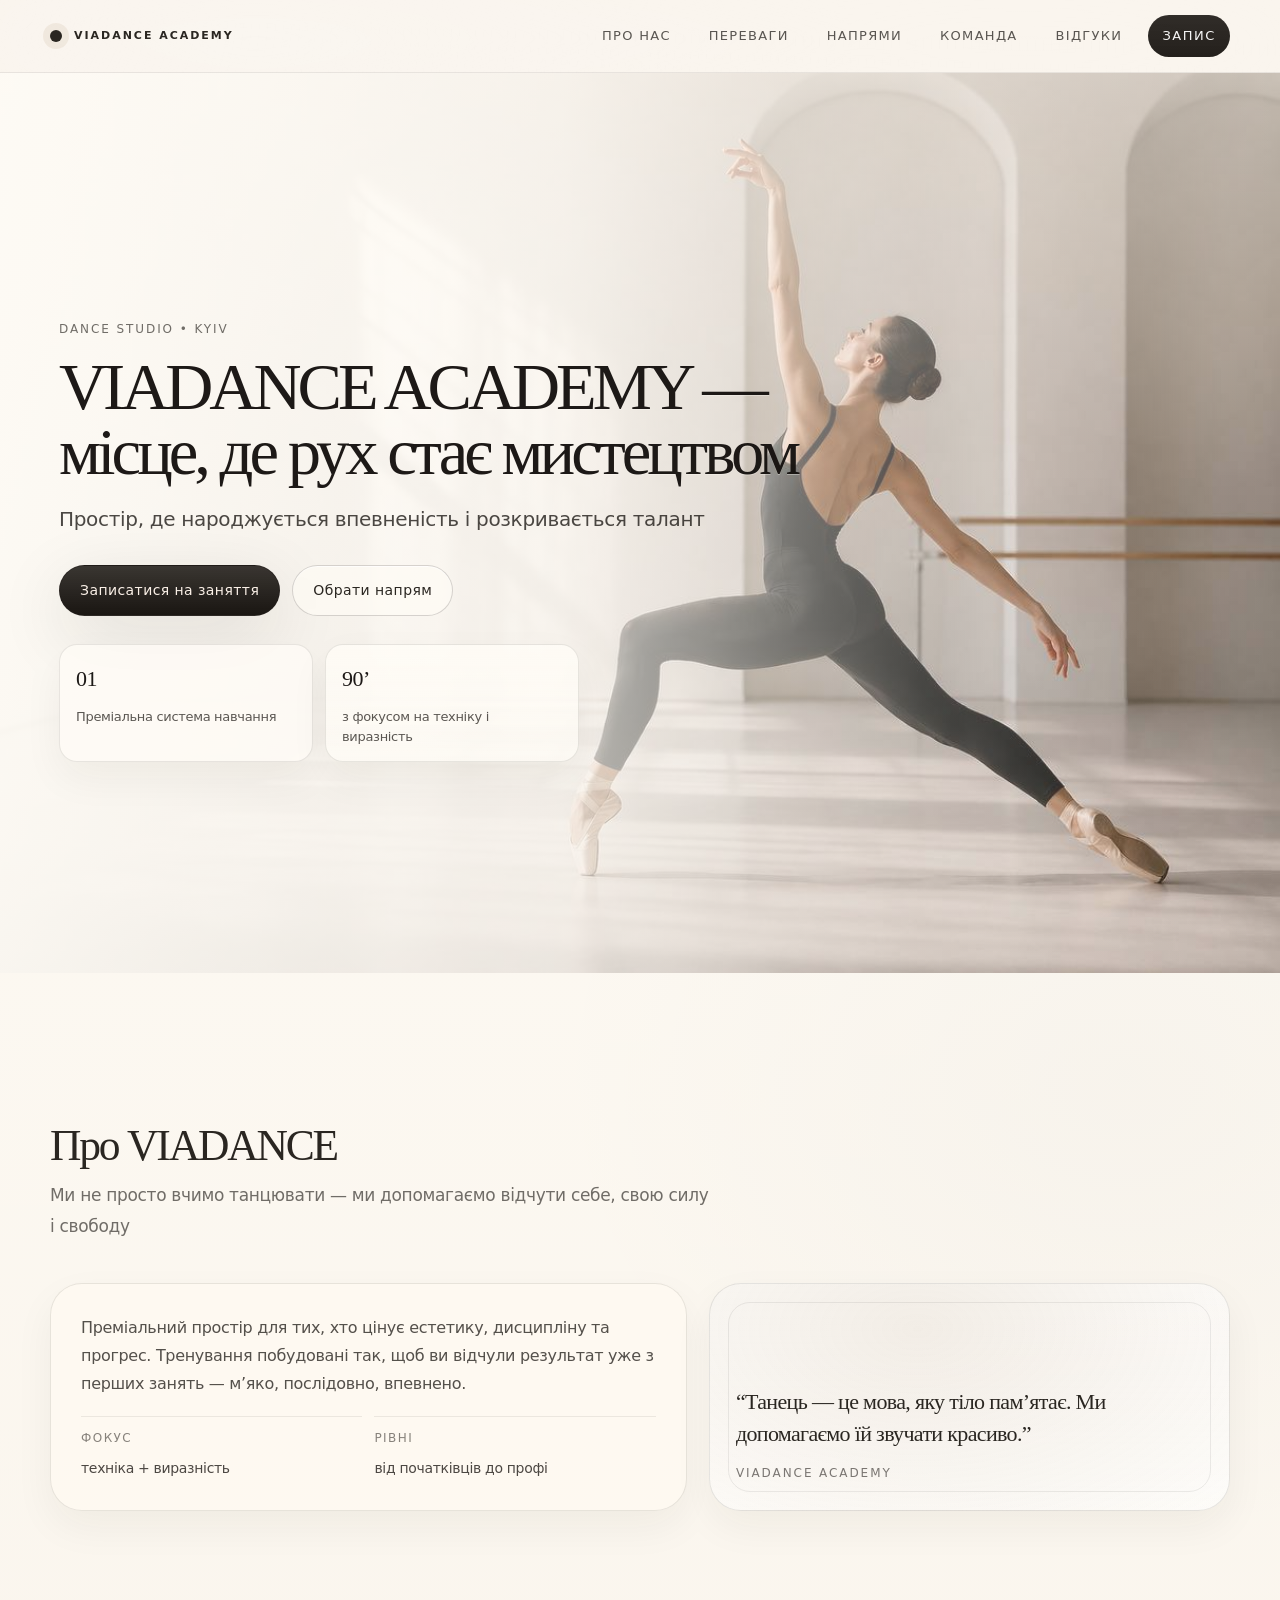
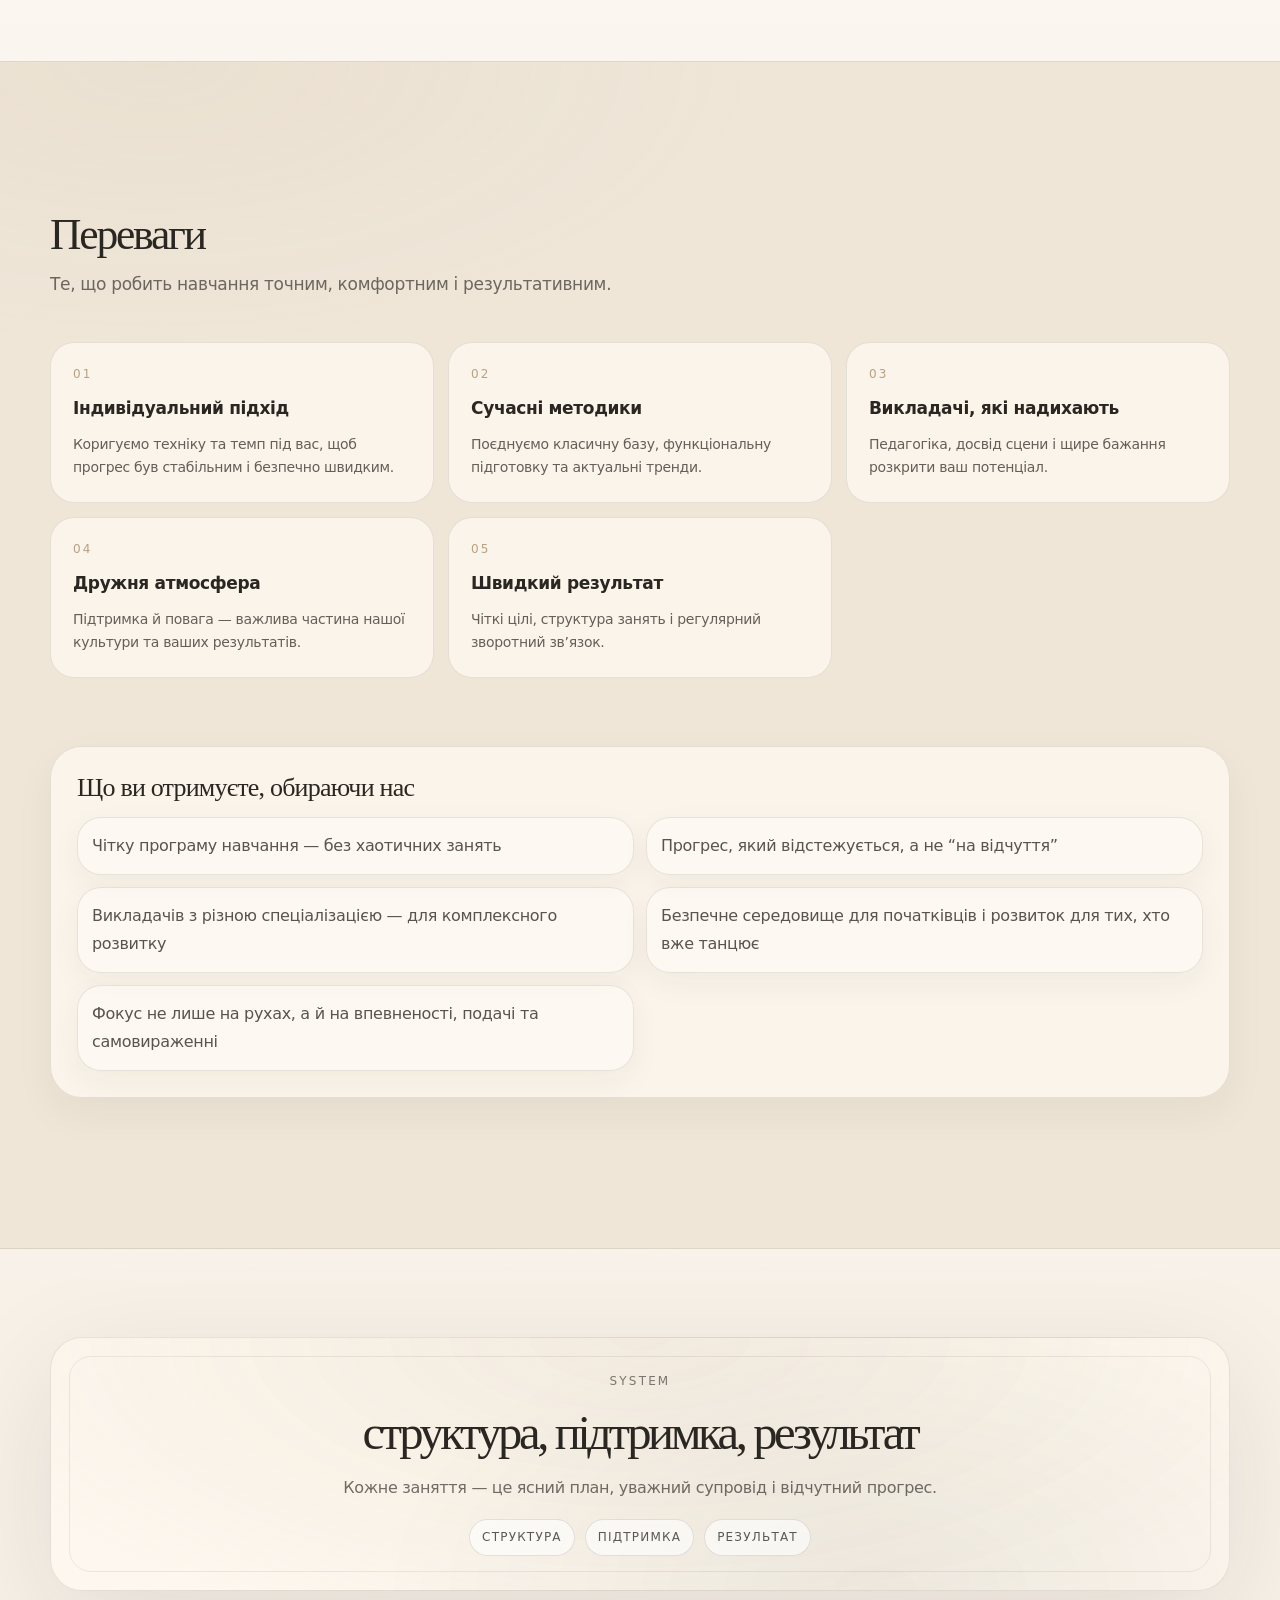
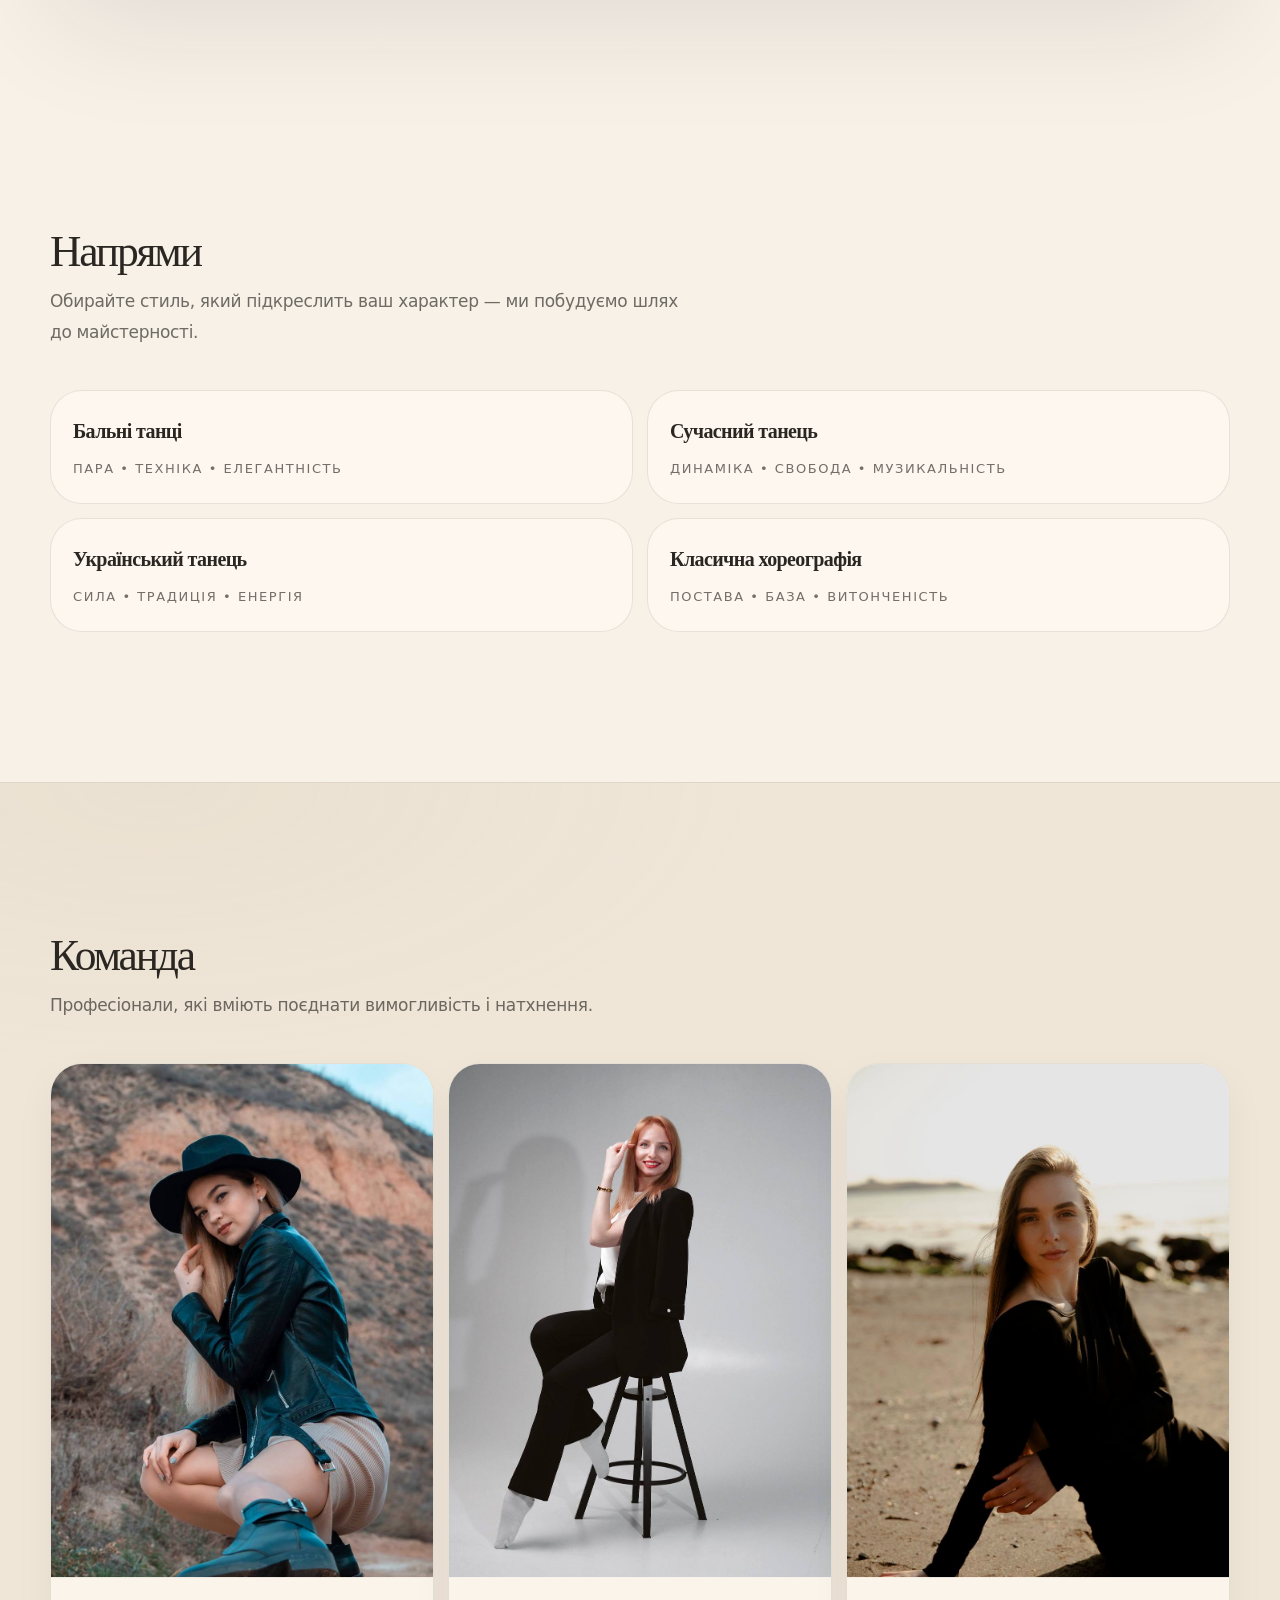
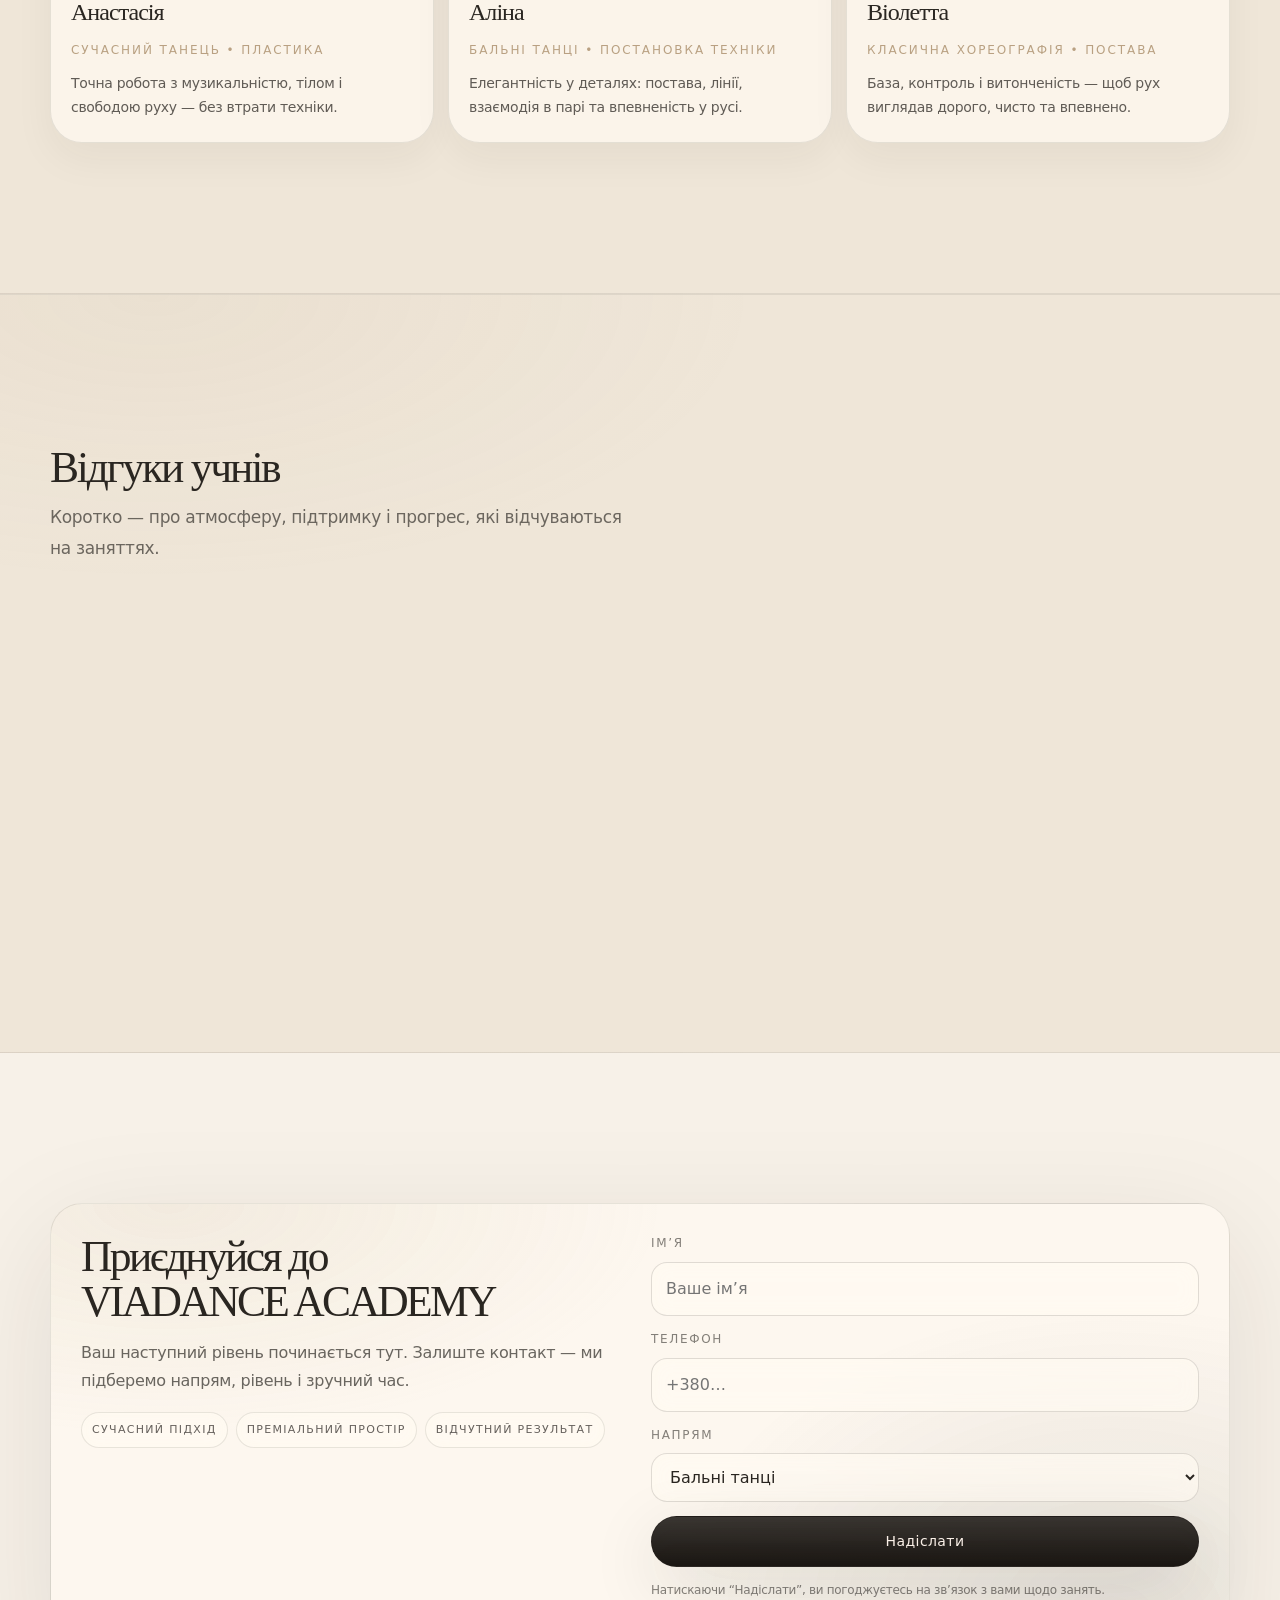
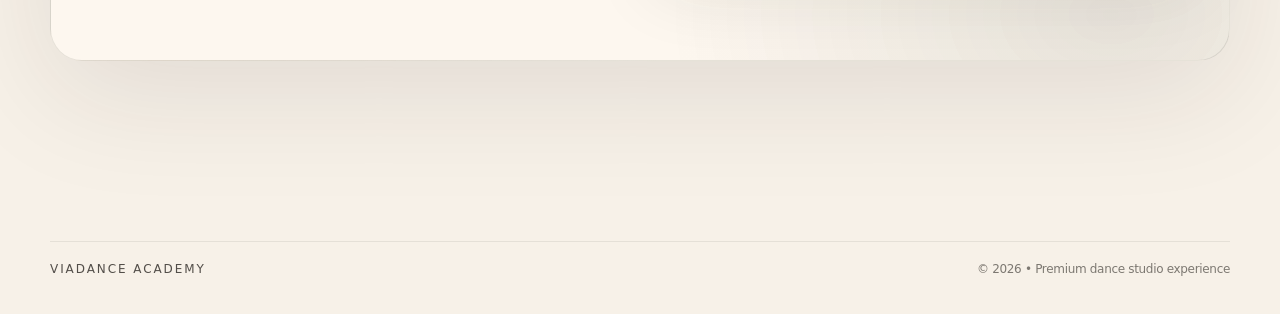
<file: index.html>
<!doctype html>
<html lang="uk">
  <head>
    <meta charset="utf-8" />
    <meta name="viewport" content="width=device-width, initial-scale=1" />
    <meta name="theme-color" content="#ffffff" />
    <meta name="description" content="VIADANCE ACADEMY — місце, де рух стає мистецтвом." />
    <title>VIADANCE ACADEMY</title>

    <link rel="stylesheet" href="./style.css" />
    <link rel="icon" href="data:image/svg+xml,%3Csvg xmlns='http://www.w3.org/2000/svg' width='64' height='64'%3E%3Crect width='64' height='64' rx='16' fill='%230b0b0d'/%3E%3Cpath d='M20 44L32 20l12 24' stroke='%23ffffff' stroke-width='4' fill='none' stroke-linecap='round' stroke-linejoin='round'/%3E%3C/svg%3E" />
  </head>
  <body>
    <a class="skip" href="#main">Перейти до контенту</a>

    <header class="header" data-header>
      <div class="container header__inner">
        <a class="brand" href="#top" aria-label="VIADANCE ACADEMY">
          <span class="brand__mark" aria-hidden="true"></span>
          <span class="brand__text">VIADANCE ACADEMY</span>
        </a>

        <nav class="nav" aria-label="Навігація">
          <button class="nav__toggle" type="button" data-nav-toggle aria-controls="site-nav" aria-expanded="false">
            <span class="nav__toggle-lines" aria-hidden="true"></span>
            <span class="sr-only">Меню</span>
          </button>
          <div class="nav__panel" id="site-nav" data-nav-panel>
            <a class="nav__link" href="#about">Про нас</a>
            <a class="nav__link" href="#benefits">Переваги</a>
            <a class="nav__link" href="#styles">Напрями</a>
            <a class="nav__link" href="#team">Команда</a>
            <a class="nav__link" href="./reviews.html">Відгуки</a>
            <a class="nav__cta" href="#cta">Запис</a>
          </div>
        </nav>
      </div>
    </header>

    <main id="main">
      <section class="hero" id="top" aria-label="VIADANCE ACADEMY">
        <div class="container hero__inner">
          <div class="hero__content" data-reveal>
            <p class="kicker">Dance Studio • Kyiv</p>
            <h1 class="hero__title">VIADANCE ACADEMY — місце, де рух стає мистецтвом</h1>
            <p class="hero__subtitle">Простір, де народжується впевненість і розкривається талант</p>
            <div class="hero__actions">
              <a class="btn btn--primary" href="#cta">Записатися на заняття</a>
              <a class="btn btn--ghost" href="#styles">Обрати напрям</a>
            </div>
            <div class="hero__micro" data-reveal data-reveal-delay="110">
              <div class="stat">
                <p class="stat__value">01</p>
                <p class="stat__label">Преміальна система навчання</p>
              </div>
              <div class="stat stat--light">
                <p class="stat__value">90’</p>
                <p class="stat__label">з фокусом на техніку і виразність</p>
              </div>
            </div>
          </div>

          <div class="hero__visual" data-reveal data-reveal-delay="120">
            <figure class="hero-media" aria-label="Фото студії">
              <img class="hero-media__img" src="./images/hero.jpg" alt="VIADANCE ACADEMY — студія танцю" />
              <div class="hero-media__overlay" aria-hidden="true"></div>
              <div class="hero-media__corner" aria-hidden="true">
                <span class="chip">Luxury studio</span>
                <span class="chip">Editorial training</span>
              </div>
              <figcaption class="hero-media__badge">
                <span class="hero-media__badge-title">структура</span>
                <span class="dot" aria-hidden="true"></span>
                <span class="hero-media__badge-title">підтримка</span>
                <span class="dot" aria-hidden="true"></span>
                <span class="hero-media__badge-title">результат</span>
              </figcaption>
            </figure>
          </div>
        </div>
      </section>

      <section class="section" id="about" aria-label="Про нас">
        <div class="container section__inner">
          <div class="section__head" data-reveal>
            <h2 class="section__title">Про VIADANCE</h2>
            <p class="section__lead">
              Ми не просто вчимо танцювати — ми допомагаємо відчути себе, свою силу і свободу
            </p>
          </div>

          <div class="about" data-reveal data-reveal-delay="80">
            <div class="about__card">
              <p class="about__text">
                Преміальний простір для тих, хто цінує естетику, дисципліну та прогрес. Тренування побудовані так, щоб
                ви відчули результат уже з перших занять — м’яко, послідовно, впевнено.
              </p>
              <div class="about__meta">
                <div class="meta">
                  <span class="meta__label">Фокус</span>
                  <span class="meta__value">техніка + виразність</span>
                </div>
                <div class="meta">
                  <span class="meta__label">Рівні</span>
                  <span class="meta__value">від початківців до профі</span>
                </div>
              </div>
            </div>
            <div class="about__aside">
              <div class="quote">
                <p class="quote__text">“Танець — це мова, яку тіло пам’ятає. Ми допомагаємо їй звучати красиво.”</p>
                <p class="quote__by">VIADANCE ACADEMY</p>
              </div>
            </div>
          </div>
        </div>
      </section>

      <section class="section section--tint" id="benefits" aria-label="Переваги">
        <div class="container section__inner">
          <div class="section__head" data-reveal>
            <h2 class="section__title">Переваги</h2>
            <p class="section__lead">Те, що робить навчання точним, комфортним і результативним.</p>
          </div>

          <div class="grid cards" data-reveal data-reveal-delay="90">
            <article class="card">
              <p class="card__kicker">01</p>
              <h3 class="card__title">Індивідуальний підхід</h3>
              <p class="card__text">Коригуємо техніку та темп під вас, щоб прогрес був стабільним і безпечно швидким.</p>
            </article>
            <article class="card">
              <p class="card__kicker">02</p>
              <h3 class="card__title">Сучасні методики</h3>
              <p class="card__text">Поєднуємо класичну базу, функціональну підготовку та актуальні тренди.</p>
            </article>
            <article class="card">
              <p class="card__kicker">03</p>
              <h3 class="card__title">Викладачі, які надихають</h3>
              <p class="card__text">Педагогіка, досвід сцени і щире бажання розкрити ваш потенціал.</p>
            </article>
            <article class="card">
              <p class="card__kicker">04</p>
              <h3 class="card__title">Дружня атмосфера</h3>
              <p class="card__text">Підтримка й повага — важлива частина нашої культури та ваших результатів.</p>
            </article>
            <article class="card">
              <p class="card__kicker">05</p>
              <h3 class="card__title">Швидкий результат</h3>
              <p class="card__text">Чіткі цілі, структура занять і регулярний зворотний зв’язок.</p>
            </article>
          </div>

          <div class="benefits-extra" data-reveal data-reveal-delay="140">
            <h3 class="benefits-extra__title">Що ви отримуєте, обираючи нас</h3>
            <div class="benefits-extra__grid" role="list">
              <div class="benefits-extra__item" role="listitem">Чітку програму навчання — без хаотичних занять</div>
              <div class="benefits-extra__item" role="listitem">Прогрес, який відстежується, а не “на відчуття”</div>
              <div class="benefits-extra__item" role="listitem">
                Викладачів з різною спеціалізацією — для комплексного розвитку
              </div>
              <div class="benefits-extra__item" role="listitem">
                Безпечне середовище для початківців і розвиток для тих, хто вже танцює
              </div>
              <div class="benefits-extra__item" role="listitem">
                Фокус не лише на рухах, а й на впевненості, подачі та самовираженні
              </div>
            </div>
          </div>
        </div>
      </section>

      <section class="system" aria-label="Система">
        <div class="container system__inner" data-reveal>
          <div class="system__frame" aria-hidden="true"></div>
          <p class="system__kicker">SYSTEM</p>
          <h2 class="system__title">структура, підтримка, результат</h2>
          <p class="system__sub">Кожне заняття — це ясний план, уважний супровід і відчутний прогрес.</p>
          <div class="system__rail" aria-hidden="true">
            <span class="pill">Структура</span>
            <span class="pill">Підтримка</span>
            <span class="pill">Результат</span>
          </div>
        </div>
      </section>

      <section class="section" id="styles" aria-label="Напрями">
        <div class="container section__inner">
          <div class="section__head" data-reveal>
            <h2 class="section__title">Напрями</h2>
            <p class="section__lead">Обирайте стиль, який підкреслить ваш характер — ми побудуємо шлях до майстерності.</p>
          </div>

          <div class="styles" data-reveal data-reveal-delay="80">
            <a class="style-tile" href="./ballroom.html">
              <span class="style-tile__name">Бальні танці</span>
              <span class="style-tile__hint">пара • техніка • елегантність</span>
            </a>
            <a class="style-tile" href="./modern.html">
              <span class="style-tile__name">Сучасний танець</span>
              <span class="style-tile__hint">динаміка • свобода • музикальність</span>
            </a>
            <a class="style-tile" href="./ukrainian.html">
              <span class="style-tile__name">Український танець</span>
              <span class="style-tile__hint">сила • традиція • енергія</span>
            </a>
            <a class="style-tile" href="./classic.html">
              <span class="style-tile__name">Класична хореографія</span>
              <span class="style-tile__hint">постава • база • витонченість</span>
            </a>
          </div>
        </div>
      </section>

      <section class="section section--tint" id="team" aria-label="Команда">
        <div class="container section__inner">
          <div class="section__head" data-reveal>
            <h2 class="section__title">Команда</h2>
            <p class="section__lead">Професіонали, які вміють поєднати вимогливість і натхнення.</p>
          </div>

          <div class="grid team" data-reveal data-reveal-delay="90">
            <article class="team-card" data-profile-href="./anastasiia.html" role="link" tabindex="0" aria-label="Відкрити профіль: Фоміна Анастасія Романівна">
              <img
                class="team-card__photo"
                alt="Анастасія — тренер"
                src="./images/anastasiia.jpg"
              />
              <div class="team-card__body">
                <h3 class="team-card__name">Анастасія</h3>
                <p class="team-card__role">Сучасний танець • пластика</p>
                <p class="team-card__text">Точна робота з музикальністю, тілом і свободою руху — без втрати техніки.</p>
              </div>
            </article>

            <article class="team-card" data-profile-href="./alina.html" role="link" tabindex="0" aria-label="Відкрити профіль: Литвинова Аліна Павлівна">
              <img
                class="team-card__photo"
                alt="Аліна — тренер"
                src="./images/alina.jpg"
              />
              <div class="team-card__body">
                <h3 class="team-card__name">Аліна</h3>
                <p class="team-card__role">Бальні танці • постановка техніки</p>
                <p class="team-card__text">Елегантність у деталях: постава, лінії, взаємодія в парі та впевненість у русі.</p>
              </div>
            </article>

            <article class="team-card" data-profile-href="./violetta.html" role="link" tabindex="0" aria-label="Відкрити профіль: Литвинова Віолетта Павлівна">
              <img
                class="team-card__photo"
                alt="Віолетта — тренер"
                src="./images/violetta.jpg"
              />
              <div class="team-card__body">
                <h3 class="team-card__name">Віолетта</h3>
                <p class="team-card__role">Класична хореографія • постава</p>
                <p class="team-card__text">База, контроль і витонченість — щоб рух виглядав дорого, чисто та впевнено.</p>
              </div>
            </article>
          </div>
        </div>
      </section>

      <section class="section section--tint" id="reviews-preview" aria-label="Відгуки учнів">
        <div class="container section__inner">
          <div class="section__head" data-reveal>
            <h2 class="section__title">Відгуки учнів</h2>
            <p class="section__lead">Коротко — про атмосферу, підтримку і прогрес, які відчуваються на заняттях.</p>
          </div>

          <div class="grid reviews" data-reveal data-reveal-delay="90">
            <article class="review-card">
              <p class="review-card__name">Марія — <span class="review-card__tag">Сучасний танець</span></p>
              <p class="stars" aria-label="5 зірок">★★★★★</p>
              <p class="review-card__text">
                “Дуже подобається атмосфера на заняттях. Тут не страшно помилятися, а кожне тренування дає відчуття прогресу.”
              </p>
            </article>

            <article class="review-card">
              <p class="review-card__name">Олена — <span class="review-card__tag">Бальні танці</span></p>
              <p class="stars" aria-label="5 зірок">★★★★★</p>
              <p class="review-card__text">
                “Після перших занять я відчула більше впевненості у рухах. Викладачі пояснюють спокійно, уважно і професійно.”
              </p>
            </article>

            <article class="review-card">
              <p class="review-card__name">Катерина — <span class="review-card__tag">Класична хореографія</span></p>
              <p class="stars" aria-label="5 зірок">★★★★★</p>
              <p class="review-card__text">
                “VIADANCE ACADEMY — це місце, куди хочеться повертатися. Тут відчувається системність, підтримка і краса танцю.”
              </p>
            </article>
          </div>

          <div class="section__actions" data-reveal data-reveal-delay="140">
            <a class="btn btn--primary" href="./reviews.html">Переглянути всі відгуки</a>
          </div>
        </div>
      </section>

      <section class="cta" id="cta" aria-label="Запис">
        <div class="container cta__inner" data-reveal>
          <div class="cta__content">
            <h2 class="cta__title">Приєднуйся до VIADANCE ACADEMY</h2>
            <p class="cta__text">
              Ваш наступний рівень починається тут. Залиште контакт — ми підберемо напрям, рівень і зручний час.
            </p>
            <div class="cta__trust" aria-hidden="true">
              <span class="trust">Сучасний підхід</span>
              <span class="trust">Преміальний простір</span>
              <span class="trust">Відчутний результат</span>
            </div>
          </div>

          <form class="form" data-form>
            <label class="field">
              <span class="field__label">Ім’я</span>
              <input class="field__input" name="name" autocomplete="given-name" placeholder="Ваше ім’я" required />
            </label>
            <label class="field">
              <span class="field__label">Телефон</span>
              <input class="field__input" name="phone" inputmode="tel" autocomplete="tel" placeholder="+380…" required />
            </label>
            <label class="field">
              <span class="field__label">Напрям</span>
              <select class="field__input" name="style">
                <option>Бальні танці</option>
                <option>Сучасний танець</option>
                <option>Український танець</option>
                <option>Класична хореографія</option>
              </select>
            </label>

            <button class="btn btn--primary btn--wide" type="submit">Надіслати</button>
            <p class="form__note">Натискаючи “Надіслати”, ви погоджуєтесь на зв’язок з вами щодо занять.</p>
            <p class="form__success" data-form-success role="status" aria-live="polite"></p>
          </form>
        </div>
      </section>
    </main>

    <footer class="footer" aria-label="Футер">
      <div class="container footer__inner">
        <p class="footer__brand">VIADANCE ACADEMY</p>
        <p class="footer__meta">© <span data-year></span> • Premium dance studio experience</p>
      </div>
    </footer>

    <script src="./script.js" defer></script>
  </body>
</html>
</file>
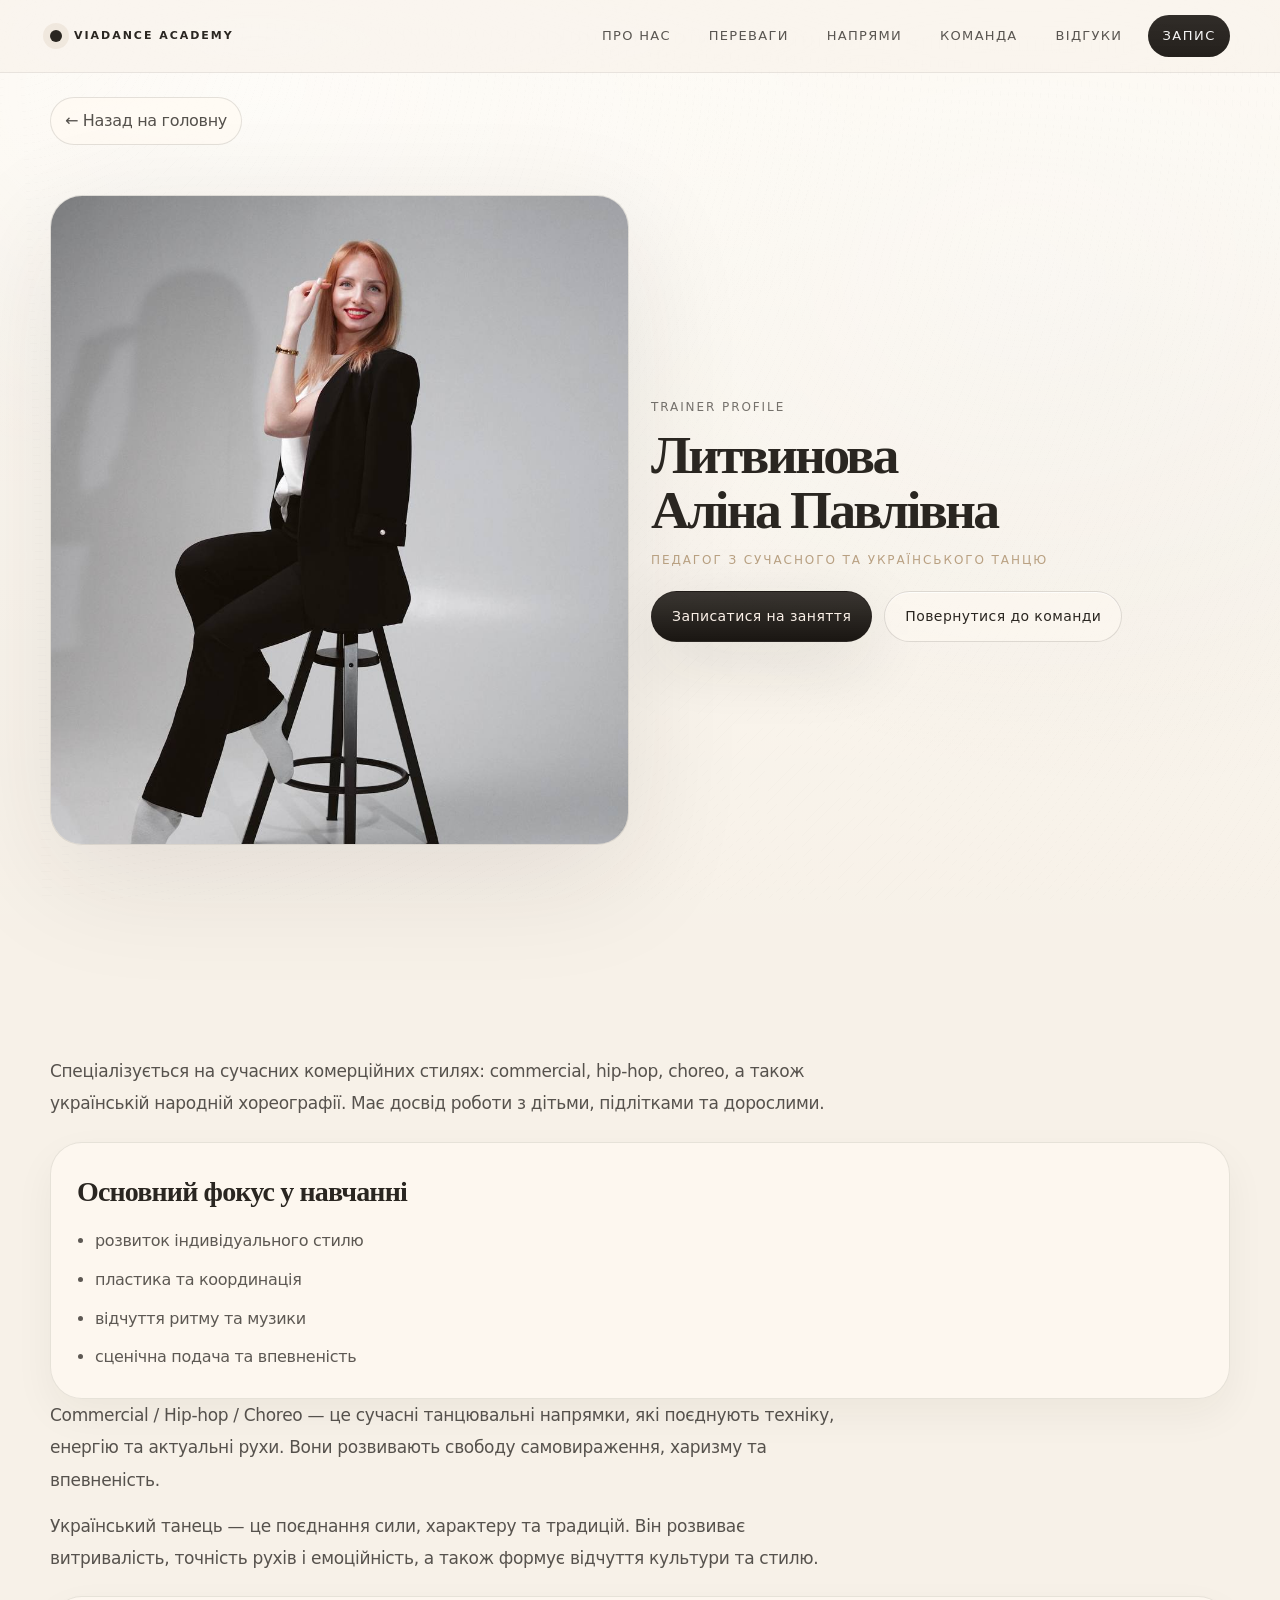
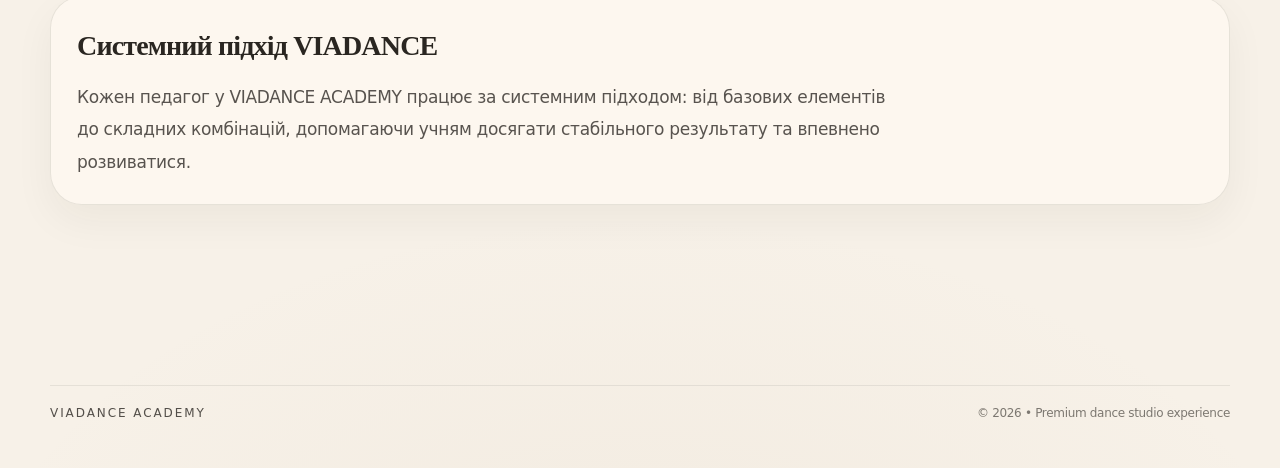
<file: alina.html>
<!doctype html>
<html lang="uk">
  <head>
    <meta charset="utf-8" />
    <meta name="viewport" content="width=device-width, initial-scale=1" />
    <meta name="theme-color" content="#f7f1e8" />
    <meta name="description" content="Профіль педагога — Литвинова Аліна Павлівна (VIADANCE ACADEMY)" />
    <title>Литвинова Аліна Павлівна — VIADANCE ACADEMY</title>
    <link rel="stylesheet" href="./style.css" />
  </head>
  <body>
    <a class="skip" href="#main">Перейти до контенту</a>

    <header class="header" data-header>
      <div class="container header__inner">
        <a class="brand" href="./index.html#top" aria-label="VIADANCE ACADEMY">
          <span class="brand__mark" aria-hidden="true"></span>
          <span class="brand__text">VIADANCE ACADEMY</span>
        </a>

        <nav class="nav" aria-label="Навігація">
          <button class="nav__toggle" type="button" data-nav-toggle aria-controls="site-nav" aria-expanded="false">
            <span class="nav__toggle-lines" aria-hidden="true"></span>
            <span class="sr-only">Меню</span>
          </button>
          <div class="nav__panel" id="site-nav" data-nav-panel>
            <a class="nav__link" href="./index.html#about">Про нас</a>
            <a class="nav__link" href="./index.html#benefits">Переваги</a>
            <a class="nav__link" href="./index.html#styles">Напрями</a>
            <a class="nav__link" href="./index.html#team">Команда</a>
            <a class="nav__link" href="./reviews.html">Відгуки</a>
            <a class="nav__cta" href="./index.html#cta">Запис</a>
          </div>
        </nav>
      </div>
    </header>

    <main id="main">
      <div class="profile-top">
        <div class="container">
          <a class="backlink" href="./index.html">← Назад на головну</a>
        </div>
      </div>

      <section class="profile-hero" aria-label="Профіль тренера">
        <div class="container profile-hero__inner">
          <div class="profile-hero__media" data-reveal>
            <img class="profile-hero__img" src="./images/alina.jpg" alt="Литвинова Аліна Павлівна" />
          </div>

          <div class="profile-hero__copy" data-reveal data-reveal-delay="90">
            <p class="profile-hero__kicker">Trainer profile</p>
            <h1 class="profile-hero__title">Литвинова Аліна Павлівна</h1>
            <p class="profile-hero__role">Педагог з сучасного та українського танцю</p>
            <div class="profile-hero__actions">
              <a class="btn btn--primary" href="./index.html#cta">Записатися на заняття</a>
              <a class="btn btn--ghost" href="./index.html#team">Повернутися до команди</a>
            </div>
          </div>
        </div>
      </section>

      <section class="profile-content" aria-label="Опис педагога">
        <div class="container">
          <div class="prose" data-reveal>
            <p>
              Спеціалізується на сучасних комерційних стилях: commercial, hip-hop, choreo, а також українській народній
              хореографії. Має досвід роботи з дітьми, підлітками та дорослими.
            </p>
          </div>

          <div class="block" data-reveal data-reveal-delay="80">
            <h2 class="block__title">Основний фокус у навчанні</h2>
            <ul class="bullets">
              <li>розвиток індивідуального стилю</li>
              <li>пластика та координація</li>
              <li>відчуття ритму та музики</li>
              <li>сценічна подача та впевненість</li>
            </ul>
          </div>

          <div class="prose" data-reveal data-reveal-delay="120">
            <p>
              Commercial / Hip-hop / Choreo — це сучасні танцювальні напрямки, які поєднують техніку, енергію та
              актуальні рухи. Вони розвивають свободу самовираження, харизму та впевненість.
            </p>
            <p>
              Український танець — це поєднання сили, характеру та традицій. Він розвиває витривалість, точність рухів і
              емоційність, а також формує відчуття культури та стилю.
            </p>
          </div>

          <div class="block" data-reveal data-reveal-delay="140">
            <h2 class="block__title">Системний підхід VIADANCE</h2>
            <div class="prose">
              <p>
                Кожен педагог у VIADANCE ACADEMY працює за системним підходом: від базових елементів до складних
                комбінацій, допомагаючи учням досягати стабільного результату та впевнено розвиватися.
              </p>
            </div>
          </div>
        </div>
      </section>
    </main>

    <footer class="footer" aria-label="Футер">
      <div class="container footer__inner">
        <p class="footer__brand">VIADANCE ACADEMY</p>
        <p class="footer__meta">© <span data-year></span> • Premium dance studio experience</p>
      </div>
    </footer>

    <script src="./script.js" defer></script>
  </body>
</html>
</file>
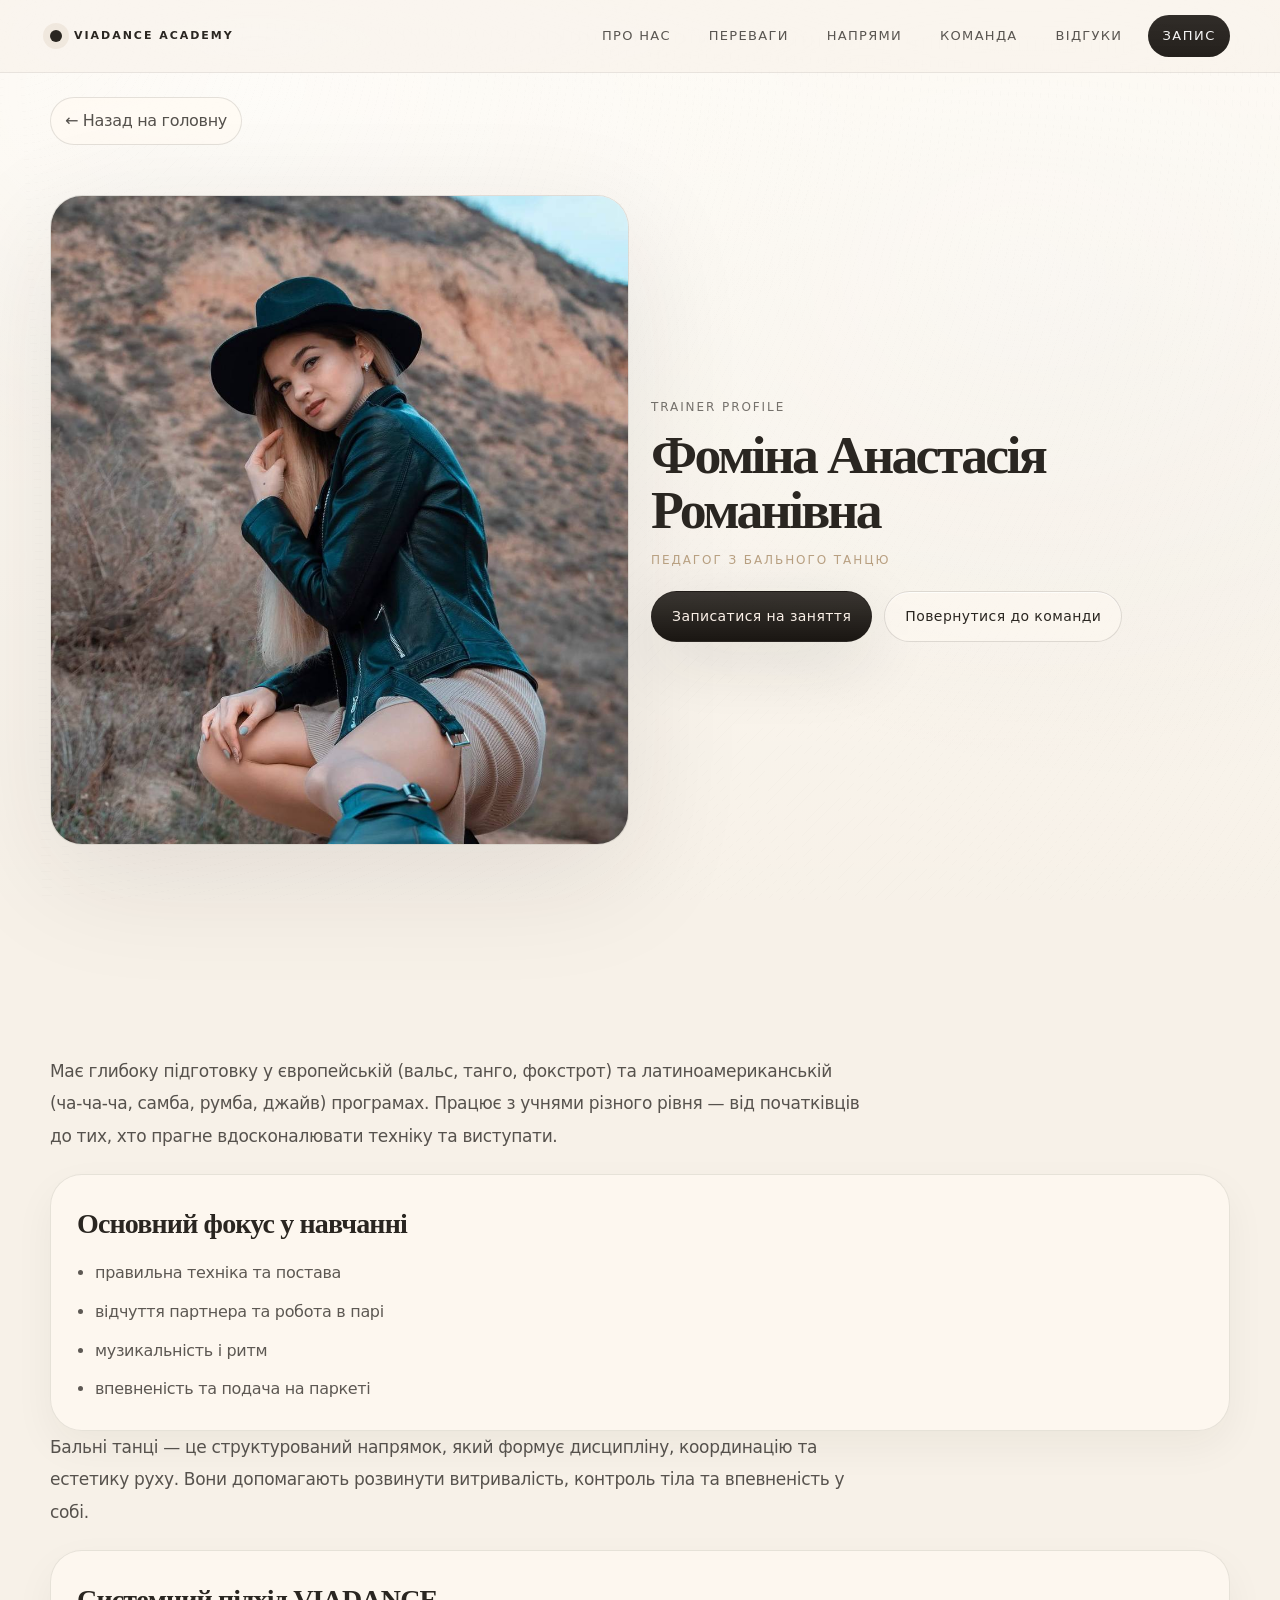
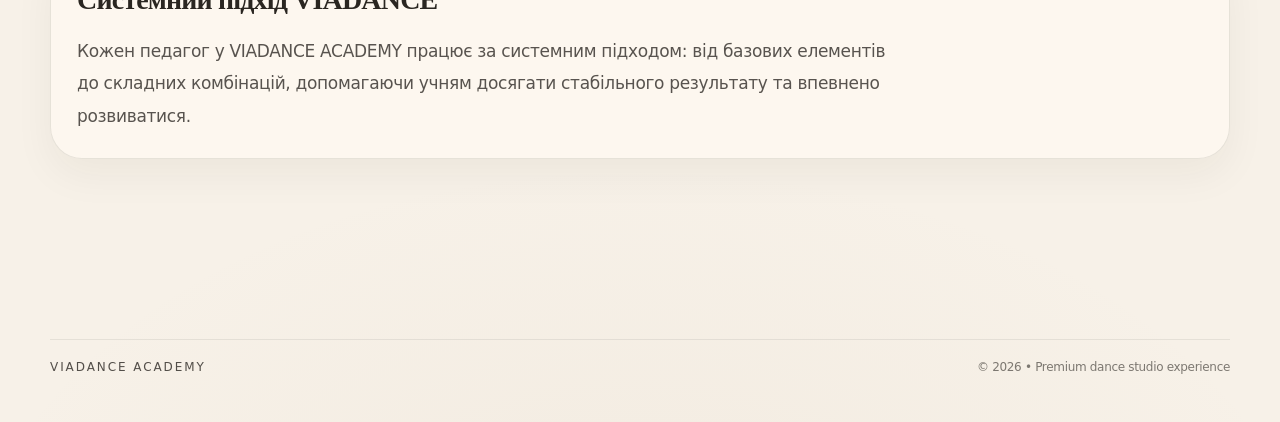
<file: anastasiia.html>
<!doctype html>
<html lang="uk">
  <head>
    <meta charset="utf-8" />
    <meta name="viewport" content="width=device-width, initial-scale=1" />
    <meta name="theme-color" content="#f7f1e8" />
    <meta name="description" content="Профіль педагога — Фоміна Анастасія Романівна (VIADANCE ACADEMY)" />
    <title>Фоміна Анастасія Романівна — VIADANCE ACADEMY</title>
    <link rel="stylesheet" href="./style.css" />
  </head>
  <body>
    <a class="skip" href="#main">Перейти до контенту</a>

    <header class="header" data-header>
      <div class="container header__inner">
        <a class="brand" href="./index.html#top" aria-label="VIADANCE ACADEMY">
          <span class="brand__mark" aria-hidden="true"></span>
          <span class="brand__text">VIADANCE ACADEMY</span>
        </a>

        <nav class="nav" aria-label="Навігація">
          <button class="nav__toggle" type="button" data-nav-toggle aria-controls="site-nav" aria-expanded="false">
            <span class="nav__toggle-lines" aria-hidden="true"></span>
            <span class="sr-only">Меню</span>
          </button>
          <div class="nav__panel" id="site-nav" data-nav-panel>
            <a class="nav__link" href="./index.html#about">Про нас</a>
            <a class="nav__link" href="./index.html#benefits">Переваги</a>
            <a class="nav__link" href="./index.html#styles">Напрями</a>
            <a class="nav__link" href="./index.html#team">Команда</a>
            <a class="nav__link" href="./reviews.html">Відгуки</a>
            <a class="nav__cta" href="./index.html#cta">Запис</a>
          </div>
        </nav>
      </div>
    </header>

    <main id="main">
      <div class="profile-top">
        <div class="container">
          <a class="backlink" href="./index.html">← Назад на головну</a>
        </div>
      </div>

      <section class="profile-hero" aria-label="Профіль тренера">
        <div class="container profile-hero__inner">
          <div class="profile-hero__media" data-reveal>
            <img class="profile-hero__img" src="./images/anastasiia.jpg" alt="Фоміна Анастасія Романівна" />
          </div>

          <div class="profile-hero__copy" data-reveal data-reveal-delay="90">
            <p class="profile-hero__kicker">Trainer profile</p>
            <h1 class="profile-hero__title">Фоміна Анастасія Романівна</h1>
            <p class="profile-hero__role">Педагог з бального танцю</p>
            <div class="profile-hero__actions">
              <a class="btn btn--primary" href="./index.html#cta">Записатися на заняття</a>
              <a class="btn btn--ghost" href="./index.html#team">Повернутися до команди</a>
            </div>
          </div>
        </div>
      </section>

      <section class="profile-content" aria-label="Опис педагога">
        <div class="container">
          <div class="prose" data-reveal>
            <p>
              Має глибоку підготовку у європейській (вальс, танго, фокстрот) та латиноамериканській (ча-ча-ча, самба,
              румба, джайв) програмах. Працює з учнями різного рівня — від початківців до тих, хто прагне вдосконалювати
              техніку та виступати.
            </p>
          </div>

          <div class="block" data-reveal data-reveal-delay="80">
            <h2 class="block__title">Основний фокус у навчанні</h2>
            <ul class="bullets">
              <li>правильна техніка та постава</li>
              <li>відчуття партнера та робота в парі</li>
              <li>музикальність і ритм</li>
              <li>впевненість та подача на паркеті</li>
            </ul>
          </div>

          <div class="prose" data-reveal data-reveal-delay="120">
            <p>
              Бальні танці — це структурований напрямок, який формує дисципліну, координацію та естетику руху. Вони
              допомагають розвинути витривалість, контроль тіла та впевненість у собі.
            </p>
          </div>

          <div class="block" data-reveal data-reveal-delay="140">
            <h2 class="block__title">Системний підхід VIADANCE</h2>
            <div class="prose">
              <p>
                Кожен педагог у VIADANCE ACADEMY працює за системним підходом: від базових елементів до складних
                комбінацій, допомагаючи учням досягати стабільного результату та впевнено розвиватися.
              </p>
            </div>
          </div>
        </div>
      </section>
    </main>

    <footer class="footer" aria-label="Футер">
      <div class="container footer__inner">
        <p class="footer__brand">VIADANCE ACADEMY</p>
        <p class="footer__meta">© <span data-year></span> • Premium dance studio experience</p>
      </div>
    </footer>

    <script src="./script.js" defer></script>
  </body>
</html>
</file>
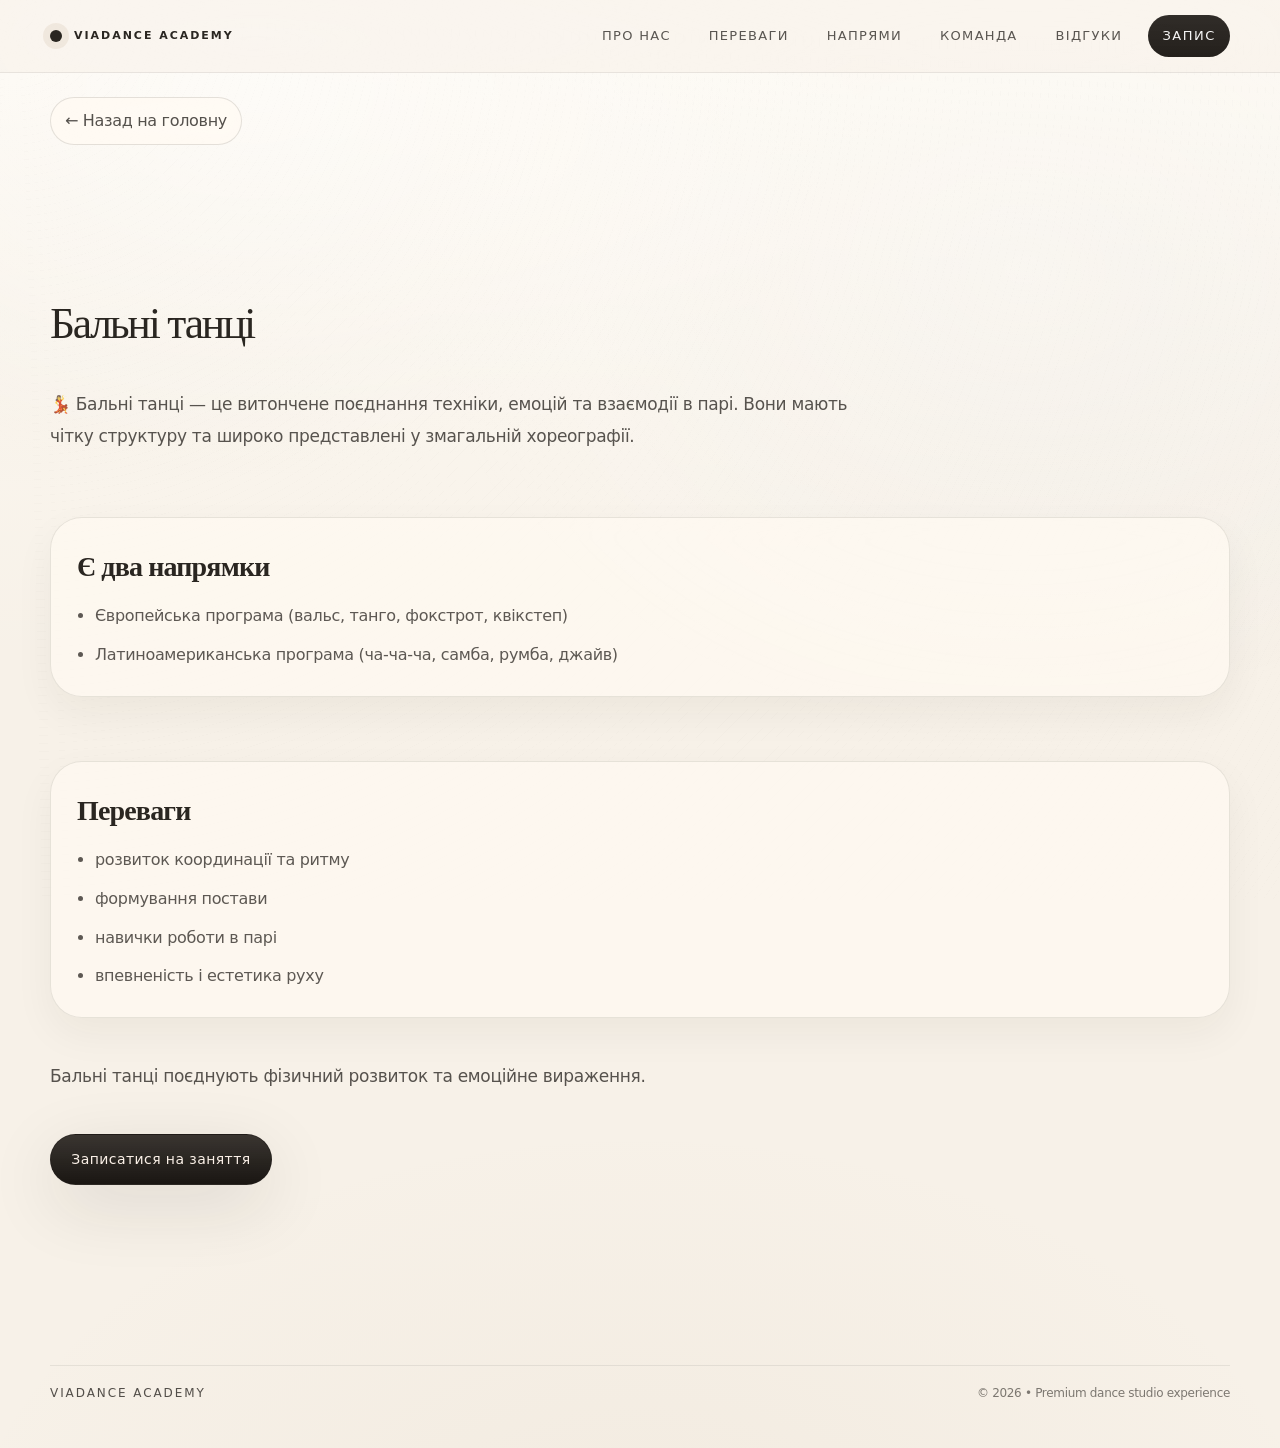
<file: ballroom.html>
<!doctype html>
<html lang="uk">
  <head>
    <meta charset="utf-8" />
    <meta name="viewport" content="width=device-width, initial-scale=1" />
    <meta name="theme-color" content="#f7f1e8" />
    <meta name="description" content="Бальні танці — VIADANCE ACADEMY" />
    <title>Бальні танці — VIADANCE ACADEMY</title>
    <link rel="stylesheet" href="./style.css" />
  </head>
  <body>
    <a class="skip" href="#main">Перейти до контенту</a>

    <header class="header" data-header>
      <div class="container header__inner">
        <a class="brand" href="./index.html#top" aria-label="VIADANCE ACADEMY">
          <span class="brand__mark" aria-hidden="true"></span>
          <span class="brand__text">VIADANCE ACADEMY</span>
        </a>

        <nav class="nav" aria-label="Навігація">
          <button class="nav__toggle" type="button" data-nav-toggle aria-controls="site-nav" aria-expanded="false">
            <span class="nav__toggle-lines" aria-hidden="true"></span>
            <span class="sr-only">Меню</span>
          </button>
          <div class="nav__panel" id="site-nav" data-nav-panel>
            <a class="nav__link" href="./index.html#about">Про нас</a>
            <a class="nav__link" href="./index.html#benefits">Переваги</a>
            <a class="nav__link" href="./index.html#styles">Напрями</a>
            <a class="nav__link" href="./index.html#team">Команда</a>
            <a class="nav__link" href="./reviews.html">Відгуки</a>
            <a class="nav__cta" href="./index.html#cta">Запис</a>
          </div>
        </nav>
      </div>
    </header>

    <main id="main">
      <div class="profile-top">
        <div class="container">
          <a class="backlink" href="./index.html">← Назад на головну</a>
        </div>
      </div>

      <section class="section" aria-label="Бальні танці">
        <div class="container section__inner">
          <div class="section__head" data-reveal>
            <h1 class="section__title">Бальні танці</h1>
          </div>

          <div class="prose" data-reveal data-reveal-delay="90">
            <p>
              💃 Бальні танці — це витончене поєднання техніки, емоцій та взаємодії в парі. Вони мають чітку структуру та
              широко представлені у змагальній хореографії.
            </p>
          </div>

          <div class="block" data-reveal data-reveal-delay="120">
            <h2 class="block__title">Є два напрямки</h2>
            <ul class="bullets">
              <li>Європейська програма (вальс, танго, фокстрот, квікстеп)</li>
              <li>Латиноамериканська програма (ча-ча-ча, самба, румба, джайв)</li>
            </ul>
          </div>

          <div class="block" data-reveal data-reveal-delay="140">
            <h2 class="block__title">Переваги</h2>
            <ul class="bullets">
              <li>розвиток координації та ритму</li>
              <li>формування постави</li>
              <li>навички роботи в парі</li>
              <li>впевненість і естетика руху</li>
            </ul>
          </div>

          <div class="prose" data-reveal data-reveal-delay="160">
            <p>Бальні танці поєднують фізичний розвиток та емоційне вираження.</p>
          </div>

          <div class="section__actions" data-reveal data-reveal-delay="180">
            <a class="btn btn--primary" href="./index.html#cta">Записатися на заняття</a>
          </div>
        </div>
      </section>
    </main>

    <footer class="footer" aria-label="Футер">
      <div class="container footer__inner">
        <p class="footer__brand">VIADANCE ACADEMY</p>
        <p class="footer__meta">© <span data-year></span> • Premium dance studio experience</p>
      </div>
    </footer>

    <script src="./script.js" defer></script>
  </body>
</html>
</file>
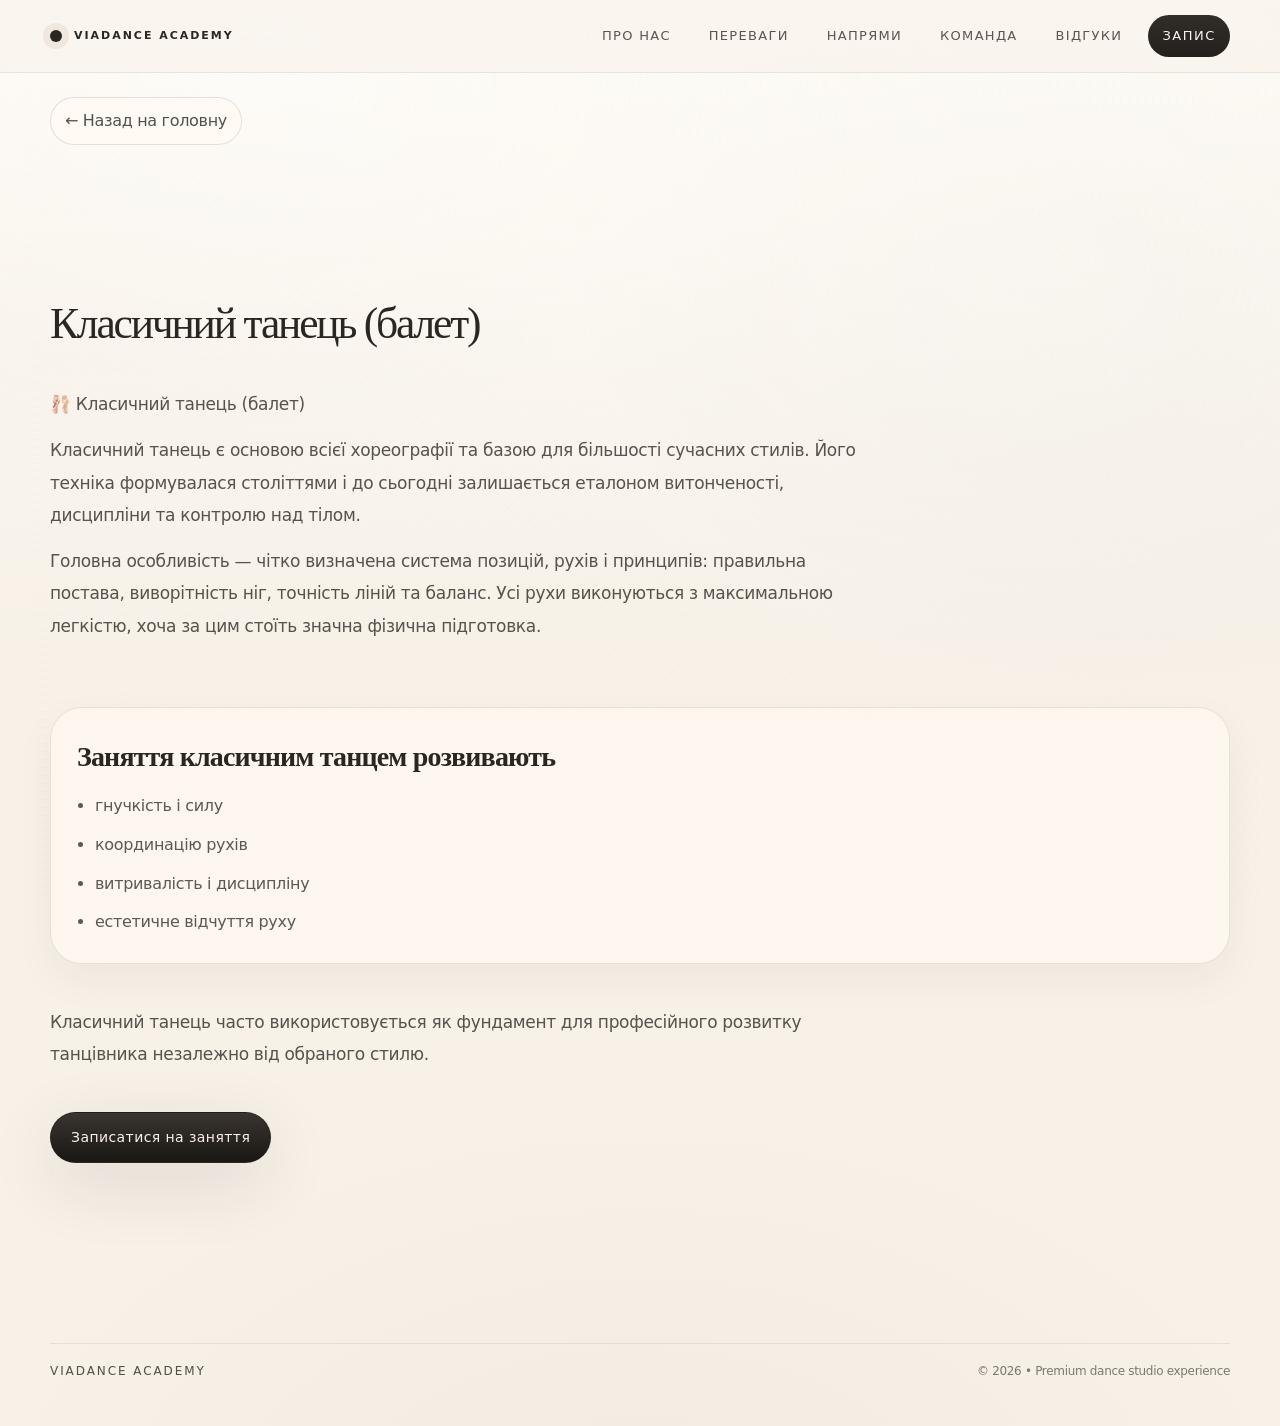
<file: classic.html>
<!doctype html>
<html lang="uk">
  <head>
    <meta charset="utf-8" />
    <meta name="viewport" content="width=device-width, initial-scale=1" />
    <meta name="theme-color" content="#f7f1e8" />
    <meta name="description" content="Класичний танець (балет) — VIADANCE ACADEMY" />
    <title>Класичний танець (балет) — VIADANCE ACADEMY</title>
    <link rel="stylesheet" href="./style.css" />
  </head>
  <body>
    <a class="skip" href="#main">Перейти до контенту</a>

    <header class="header" data-header>
      <div class="container header__inner">
        <a class="brand" href="./index.html#top" aria-label="VIADANCE ACADEMY">
          <span class="brand__mark" aria-hidden="true"></span>
          <span class="brand__text">VIADANCE ACADEMY</span>
        </a>

        <nav class="nav" aria-label="Навігація">
          <button class="nav__toggle" type="button" data-nav-toggle aria-controls="site-nav" aria-expanded="false">
            <span class="nav__toggle-lines" aria-hidden="true"></span>
            <span class="sr-only">Меню</span>
          </button>
          <div class="nav__panel" id="site-nav" data-nav-panel>
            <a class="nav__link" href="./index.html#about">Про нас</a>
            <a class="nav__link" href="./index.html#benefits">Переваги</a>
            <a class="nav__link" href="./index.html#styles">Напрями</a>
            <a class="nav__link" href="./index.html#team">Команда</a>
            <a class="nav__link" href="./reviews.html">Відгуки</a>
            <a class="nav__cta" href="./index.html#cta">Запис</a>
          </div>
        </nav>
      </div>
    </header>

    <main id="main">
      <div class="profile-top">
        <div class="container">
          <a class="backlink" href="./index.html">← Назад на головну</a>
        </div>
      </div>

      <section class="section" aria-label="Класичний танець (балет)">
        <div class="container section__inner">
          <div class="section__head" data-reveal>
            <h1 class="section__title">Класичний танець (балет)</h1>
          </div>

          <div class="prose" data-reveal data-reveal-delay="90">
            <p>🩰 Класичний танець (балет)</p>
            <p>
              Класичний танець є основою всієї хореографії та базою для більшості сучасних стилів. Його техніка
              формувалася століттями і до сьогодні залишається еталоном витонченості, дисципліни та контролю над тілом.
            </p>
            <p>
              Головна особливість — чітко визначена система позицій, рухів і принципів: правильна постава, виворітність
              ніг, точність ліній та баланс. Усі рухи виконуються з максимальною легкістю, хоча за цим стоїть значна
              фізична підготовка.
            </p>
          </div>

          <div class="block" data-reveal data-reveal-delay="120">
            <h2 class="block__title">Заняття класичним танцем розвивають</h2>
            <ul class="bullets">
              <li>гнучкість і силу</li>
              <li>координацію рухів</li>
              <li>витривалість і дисципліну</li>
              <li>естетичне відчуття руху</li>
            </ul>
          </div>

          <div class="prose" data-reveal data-reveal-delay="140">
            <p>
              Класичний танець часто використовується як фундамент для професійного розвитку танцівника незалежно від
              обраного стилю.
            </p>
          </div>

          <div class="section__actions" data-reveal data-reveal-delay="160">
            <a class="btn btn--primary" href="./index.html#cta">Записатися на заняття</a>
          </div>
        </div>
      </section>
    </main>

    <footer class="footer" aria-label="Футер">
      <div class="container footer__inner">
        <p class="footer__brand">VIADANCE ACADEMY</p>
        <p class="footer__meta">© <span data-year></span> • Premium dance studio experience</p>
      </div>
    </footer>

    <script src="./script.js" defer></script>
  </body>
</html>
</file>
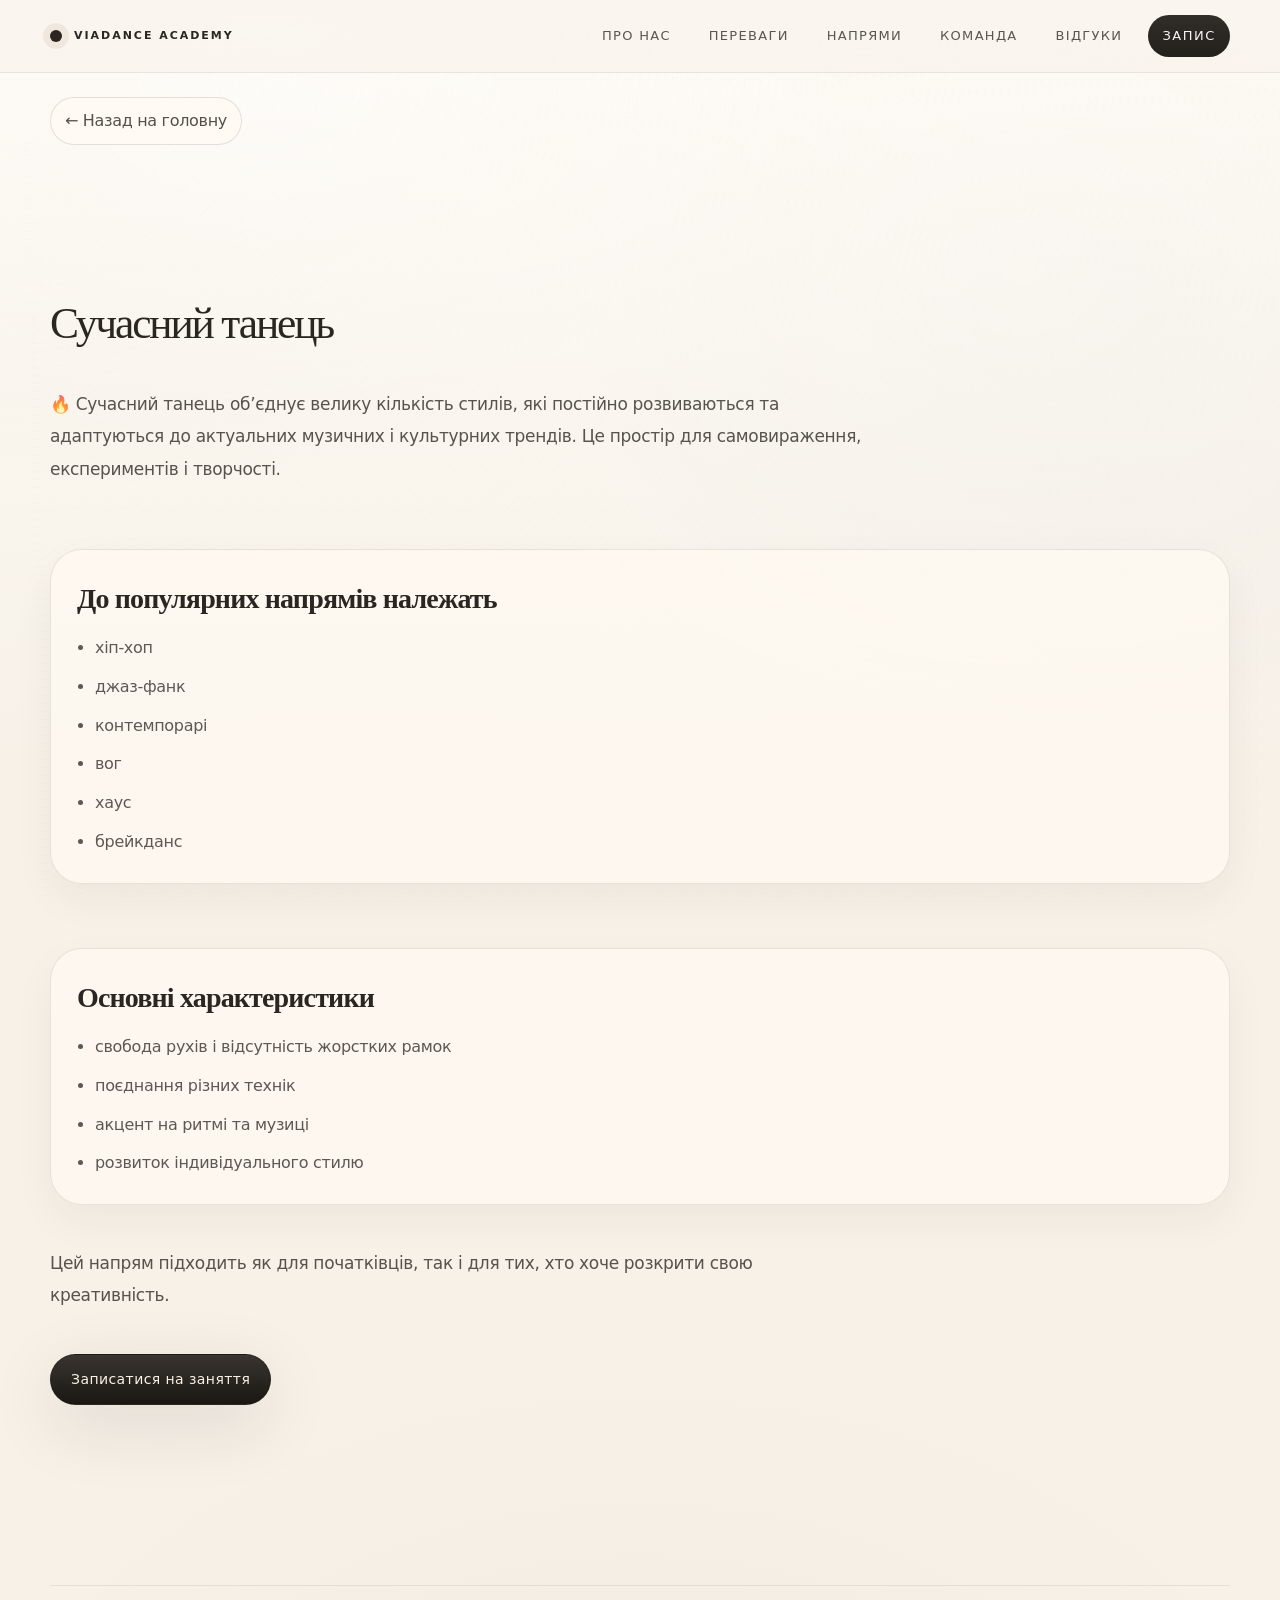
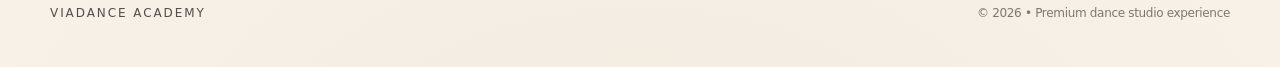
<file: modern.html>
<!doctype html>
<html lang="uk">
  <head>
    <meta charset="utf-8" />
    <meta name="viewport" content="width=device-width, initial-scale=1" />
    <meta name="theme-color" content="#f7f1e8" />
    <meta name="description" content="Сучасний танець — VIADANCE ACADEMY" />
    <title>Сучасний танець — VIADANCE ACADEMY</title>
    <link rel="stylesheet" href="./style.css" />
  </head>
  <body>
    <a class="skip" href="#main">Перейти до контенту</a>

    <header class="header" data-header>
      <div class="container header__inner">
        <a class="brand" href="./index.html#top" aria-label="VIADANCE ACADEMY">
          <span class="brand__mark" aria-hidden="true"></span>
          <span class="brand__text">VIADANCE ACADEMY</span>
        </a>

        <nav class="nav" aria-label="Навігація">
          <button class="nav__toggle" type="button" data-nav-toggle aria-controls="site-nav" aria-expanded="false">
            <span class="nav__toggle-lines" aria-hidden="true"></span>
            <span class="sr-only">Меню</span>
          </button>
          <div class="nav__panel" id="site-nav" data-nav-panel>
            <a class="nav__link" href="./index.html#about">Про нас</a>
            <a class="nav__link" href="./index.html#benefits">Переваги</a>
            <a class="nav__link" href="./index.html#styles">Напрями</a>
            <a class="nav__link" href="./index.html#team">Команда</a>
            <a class="nav__link" href="./reviews.html">Відгуки</a>
            <a class="nav__cta" href="./index.html#cta">Запис</a>
          </div>
        </nav>
      </div>
    </header>

    <main id="main">
      <div class="profile-top">
        <div class="container">
          <a class="backlink" href="./index.html">← Назад на головну</a>
        </div>
      </div>

      <section class="section" aria-label="Сучасний танець">
        <div class="container section__inner">
          <div class="section__head" data-reveal>
            <h1 class="section__title">Сучасний танець</h1>
          </div>

          <div class="prose" data-reveal data-reveal-delay="90">
            <p>
              🔥 Сучасний танець об’єднує велику кількість стилів, які постійно розвиваються та адаптуються до актуальних
              музичних і культурних трендів. Це простір для самовираження, експериментів і творчості.
            </p>
          </div>

          <div class="block" data-reveal data-reveal-delay="120">
            <h2 class="block__title">До популярних напрямів належать</h2>
            <ul class="bullets">
              <li>хіп-хоп</li>
              <li>джаз-фанк</li>
              <li>контемпорарі</li>
              <li>вог</li>
              <li>хаус</li>
              <li>брейкданс</li>
            </ul>
          </div>

          <div class="block" data-reveal data-reveal-delay="140">
            <h2 class="block__title">Основні характеристики</h2>
            <ul class="bullets">
              <li>свобода рухів і відсутність жорстких рамок</li>
              <li>поєднання різних технік</li>
              <li>акцент на ритмі та музиці</li>
              <li>розвиток індивідуального стилю</li>
            </ul>
          </div>

          <div class="prose" data-reveal data-reveal-delay="160">
            <p>
              Цей напрям підходить як для початківців, так і для тих, хто хоче розкрити свою креативність.
            </p>
          </div>

          <div class="section__actions" data-reveal data-reveal-delay="180">
            <a class="btn btn--primary" href="./index.html#cta">Записатися на заняття</a>
          </div>
        </div>
      </section>
    </main>

    <footer class="footer" aria-label="Футер">
      <div class="container footer__inner">
        <p class="footer__brand">VIADANCE ACADEMY</p>
        <p class="footer__meta">© <span data-year></span> • Premium dance studio experience</p>
      </div>
    </footer>

    <script src="./script.js" defer></script>
  </body>
</html>
</file>
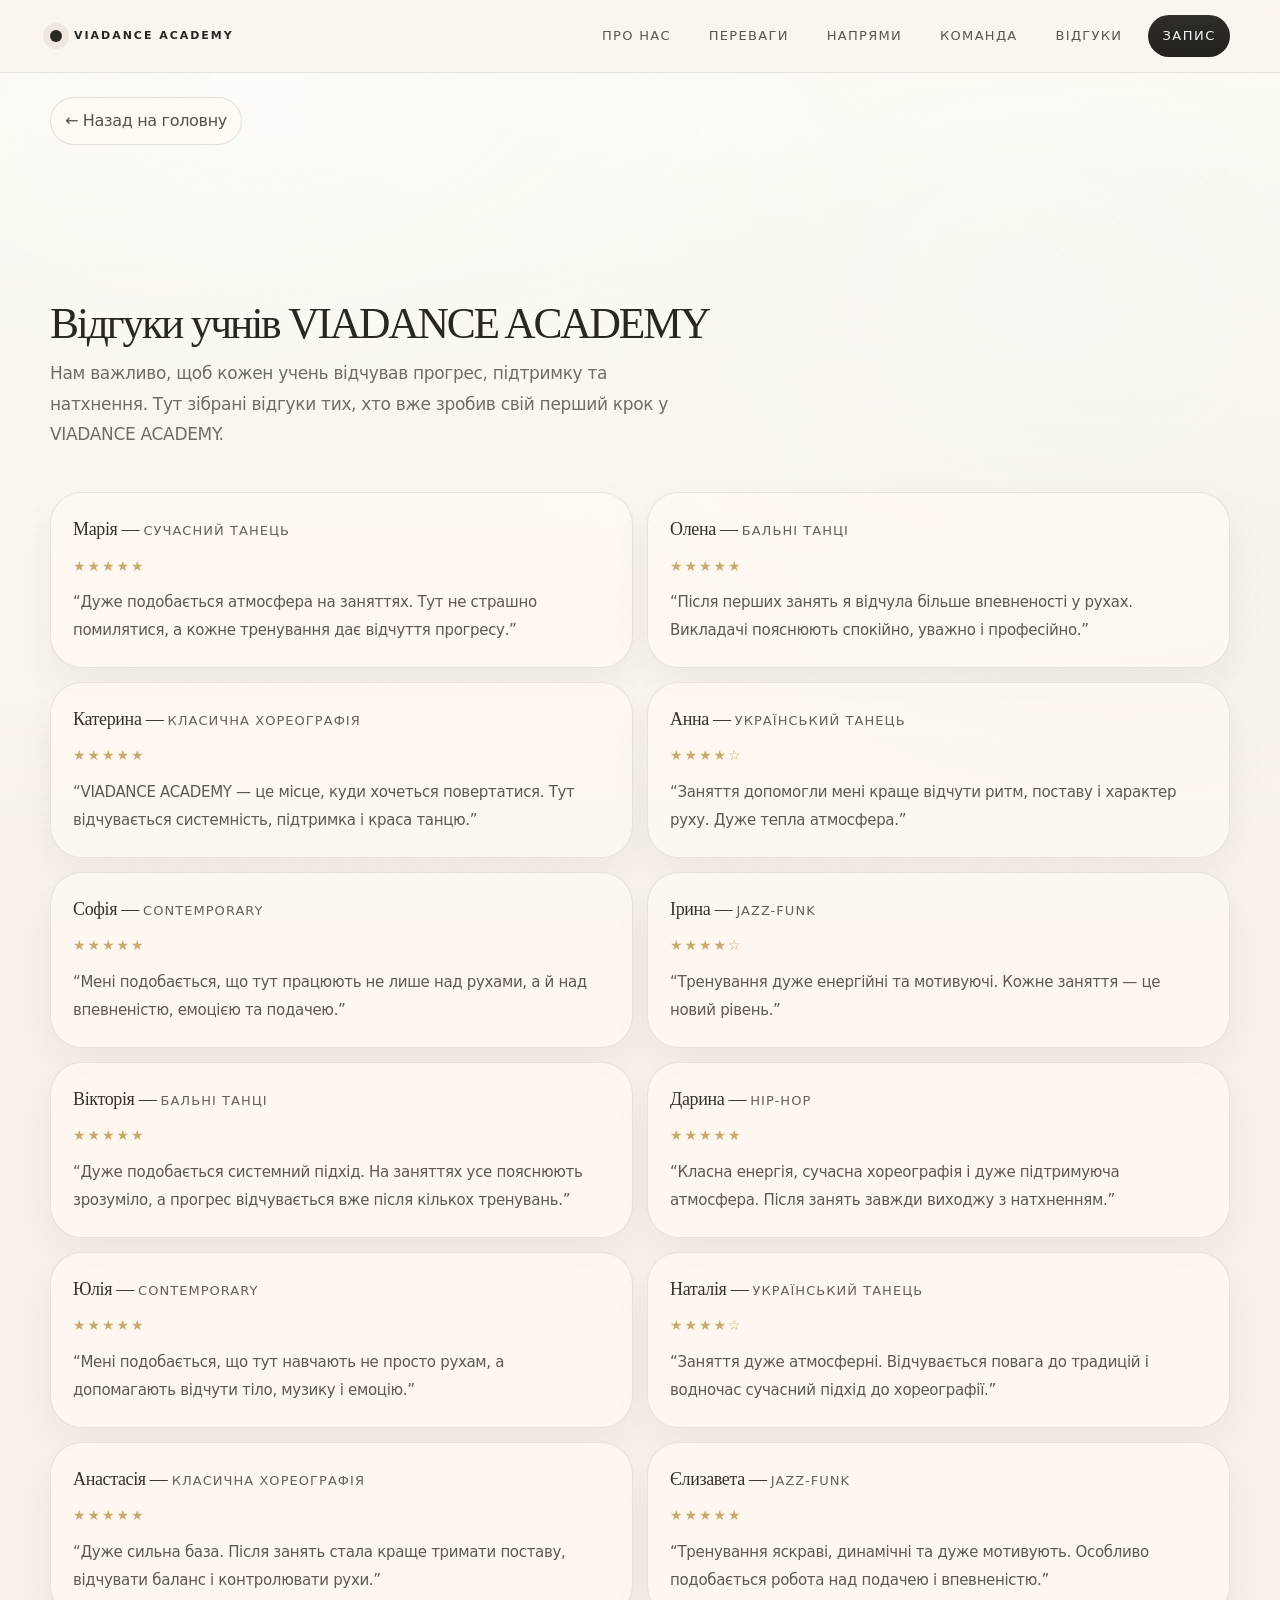
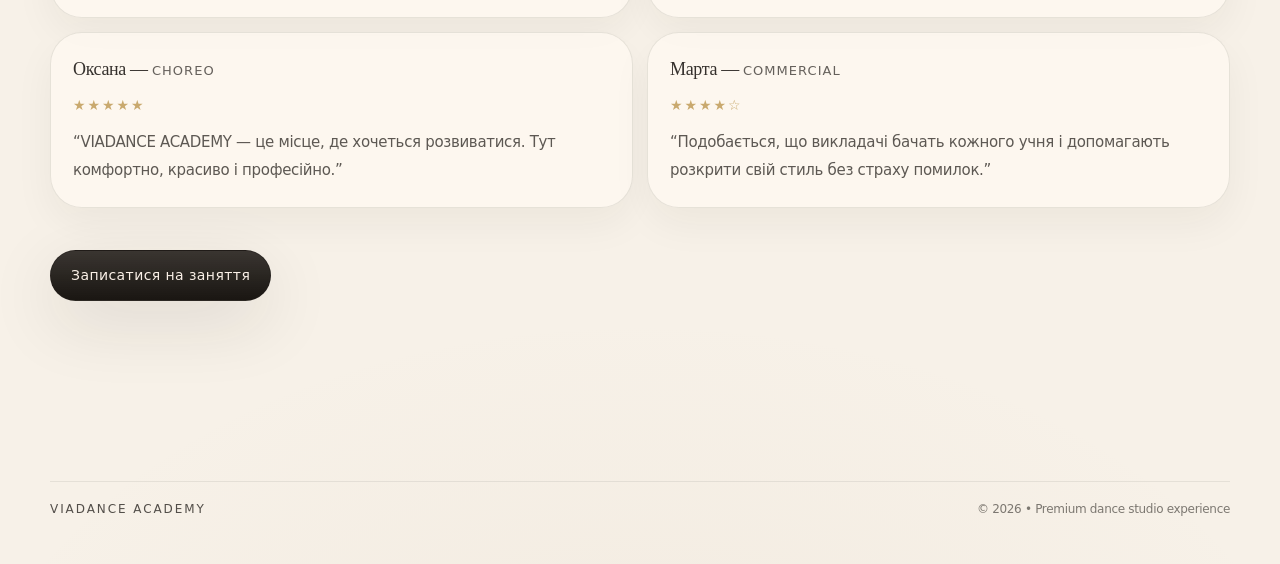
<file: reviews.html>
<!doctype html>
<html lang="uk">
  <head>
    <meta charset="utf-8" />
    <meta name="viewport" content="width=device-width, initial-scale=1" />
    <meta name="theme-color" content="#f7f1e8" />
    <meta name="description" content="Відгуки учнів VIADANCE ACADEMY" />
    <title>Відгуки — VIADANCE ACADEMY</title>
    <link rel="stylesheet" href="./style.css" />
  </head>
  <body>
    <a class="skip" href="#main">Перейти до контенту</a>

    <header class="header" data-header>
      <div class="container header__inner">
        <a class="brand" href="./index.html#top" aria-label="VIADANCE ACADEMY">
          <span class="brand__mark" aria-hidden="true"></span>
          <span class="brand__text">VIADANCE ACADEMY</span>
        </a>

        <nav class="nav" aria-label="Навігація">
          <button class="nav__toggle" type="button" data-nav-toggle aria-controls="site-nav" aria-expanded="false">
            <span class="nav__toggle-lines" aria-hidden="true"></span>
            <span class="sr-only">Меню</span>
          </button>
          <div class="nav__panel" id="site-nav" data-nav-panel>
            <a class="nav__link" href="./index.html#about">Про нас</a>
            <a class="nav__link" href="./index.html#benefits">Переваги</a>
            <a class="nav__link" href="./index.html#styles">Напрями</a>
            <a class="nav__link" href="./index.html#team">Команда</a>
            <a class="nav__link" href="./reviews.html" aria-current="page">Відгуки</a>
            <a class="nav__cta" href="./index.html#cta">Запис</a>
          </div>
        </nav>
      </div>
    </header>

    <main id="main">
      <div class="profile-top">
        <div class="container">
          <a class="backlink" href="./index.html">← Назад на головну</a>
        </div>
      </div>

      <section class="section" aria-label="Відгуки учнів">
        <div class="container section__inner">
          <div class="section__head" data-reveal>
            <h1 class="section__title">Відгуки учнів VIADANCE ACADEMY</h1>
            <p class="section__lead">
              Нам важливо, щоб кожен учень відчував прогрес, підтримку та натхнення. Тут зібрані відгуки тих, хто вже
              зробив свій перший крок у VIADANCE ACADEMY.
            </p>
          </div>

          <div class="grid reviews reviews--full" data-reveal data-reveal-delay="90">
            <article class="review-card">
              <p class="review-card__name">Марія — <span class="review-card__tag">Сучасний танець</span></p>
              <p class="stars" aria-label="5 зірок">★★★★★</p>
              <p class="review-card__text">
                “Дуже подобається атмосфера на заняттях. Тут не страшно помилятися, а кожне тренування дає відчуття прогресу.”
              </p>
            </article>

            <article class="review-card">
              <p class="review-card__name">Олена — <span class="review-card__tag">Бальні танці</span></p>
              <p class="stars" aria-label="5 зірок">★★★★★</p>
              <p class="review-card__text">
                “Після перших занять я відчула більше впевненості у рухах. Викладачі пояснюють спокійно, уважно і професійно.”
              </p>
            </article>

            <article class="review-card">
              <p class="review-card__name">Катерина — <span class="review-card__tag">Класична хореографія</span></p>
              <p class="stars" aria-label="5 зірок">★★★★★</p>
              <p class="review-card__text">
                “VIADANCE ACADEMY — це місце, куди хочеться повертатися. Тут відчувається системність, підтримка і краса танцю.”
              </p>
            </article>

            <article class="review-card">
              <p class="review-card__name">Анна — <span class="review-card__tag">Український танець</span></p>
              <p class="stars" aria-label="4 зірки">★★★★☆</p>
              <p class="review-card__text">
                “Заняття допомогли мені краще відчути ритм, поставу і характер руху. Дуже тепла атмосфера.”
              </p>
            </article>

            <article class="review-card">
              <p class="review-card__name">Софія — <span class="review-card__tag">Contemporary</span></p>
              <p class="stars" aria-label="5 зірок">★★★★★</p>
              <p class="review-card__text">
                “Мені подобається, що тут працюють не лише над рухами, а й над впевненістю, емоцією та подачею.”
              </p>
            </article>

            <article class="review-card">
              <p class="review-card__name">Ірина — <span class="review-card__tag">Jazz-funk</span></p>
              <p class="stars" aria-label="4 зірки">★★★★☆</p>
              <p class="review-card__text">
                “Тренування дуже енергійні та мотивуючі. Кожне заняття — це новий рівень.”
              </p>
            </article>

            <article class="review-card">
              <p class="review-card__name">Вікторія — <span class="review-card__tag">Бальні танці</span></p>
              <p class="stars" aria-label="5 зірок">★★★★★</p>
              <p class="review-card__text">
                “Дуже подобається системний підхід. На заняттях усе пояснюють зрозуміло, а прогрес відчувається вже після кількох тренувань.”
              </p>
            </article>

            <article class="review-card">
              <p class="review-card__name">Дарина — <span class="review-card__tag">Hip-hop</span></p>
              <p class="stars" aria-label="5 зірок">★★★★★</p>
              <p class="review-card__text">
                “Класна енергія, сучасна хореографія і дуже підтримуюча атмосфера. Після занять завжди виходжу з натхненням.”
              </p>
            </article>

            <article class="review-card">
              <p class="review-card__name">Юлія — <span class="review-card__tag">Contemporary</span></p>
              <p class="stars" aria-label="5 зірок">★★★★★</p>
              <p class="review-card__text">
                “Мені подобається, що тут навчають не просто рухам, а допомагають відчути тіло, музику і емоцію.”
              </p>
            </article>

            <article class="review-card">
              <p class="review-card__name">Наталія — <span class="review-card__tag">Український танець</span></p>
              <p class="stars" aria-label="4 зірки">★★★★☆</p>
              <p class="review-card__text">
                “Заняття дуже атмосферні. Відчувається повага до традицій і водночас сучасний підхід до хореографії.”
              </p>
            </article>

            <article class="review-card">
              <p class="review-card__name">Анастасія — <span class="review-card__tag">Класична хореографія</span></p>
              <p class="stars" aria-label="5 зірок">★★★★★</p>
              <p class="review-card__text">
                “Дуже сильна база. Після занять стала краще тримати поставу, відчувати баланс і контролювати рухи.”
              </p>
            </article>

            <article class="review-card">
              <p class="review-card__name">Єлизавета — <span class="review-card__tag">Jazz-funk</span></p>
              <p class="stars" aria-label="5 зірок">★★★★★</p>
              <p class="review-card__text">
                “Тренування яскраві, динамічні та дуже мотивують. Особливо подобається робота над подачею і впевненістю.”
              </p>
            </article>

            <article class="review-card">
              <p class="review-card__name">Оксана — <span class="review-card__tag">Choreo</span></p>
              <p class="stars" aria-label="5 зірок">★★★★★</p>
              <p class="review-card__text">
                “VIADANCE ACADEMY — це місце, де хочеться розвиватися. Тут комфортно, красиво і професійно.”
              </p>
            </article>

            <article class="review-card">
              <p class="review-card__name">Марта — <span class="review-card__tag">Commercial</span></p>
              <p class="stars" aria-label="4 зірки">★★★★☆</p>
              <p class="review-card__text">
                “Подобається, що викладачі бачать кожного учня і допомагають розкрити свій стиль без страху помилок.”
              </p>
            </article>
          </div>

          <div class="section__actions" data-reveal data-reveal-delay="140">
            <a class="btn btn--primary" href="./index.html#cta">Записатися на заняття</a>
          </div>
        </div>
      </section>
    </main>

    <footer class="footer" aria-label="Футер">
      <div class="container footer__inner">
        <p class="footer__brand">VIADANCE ACADEMY</p>
        <p class="footer__meta">© <span data-year></span> • Premium dance studio experience</p>
      </div>
    </footer>

    <script src="./script.js" defer></script>
  </body>
</html>
</file>
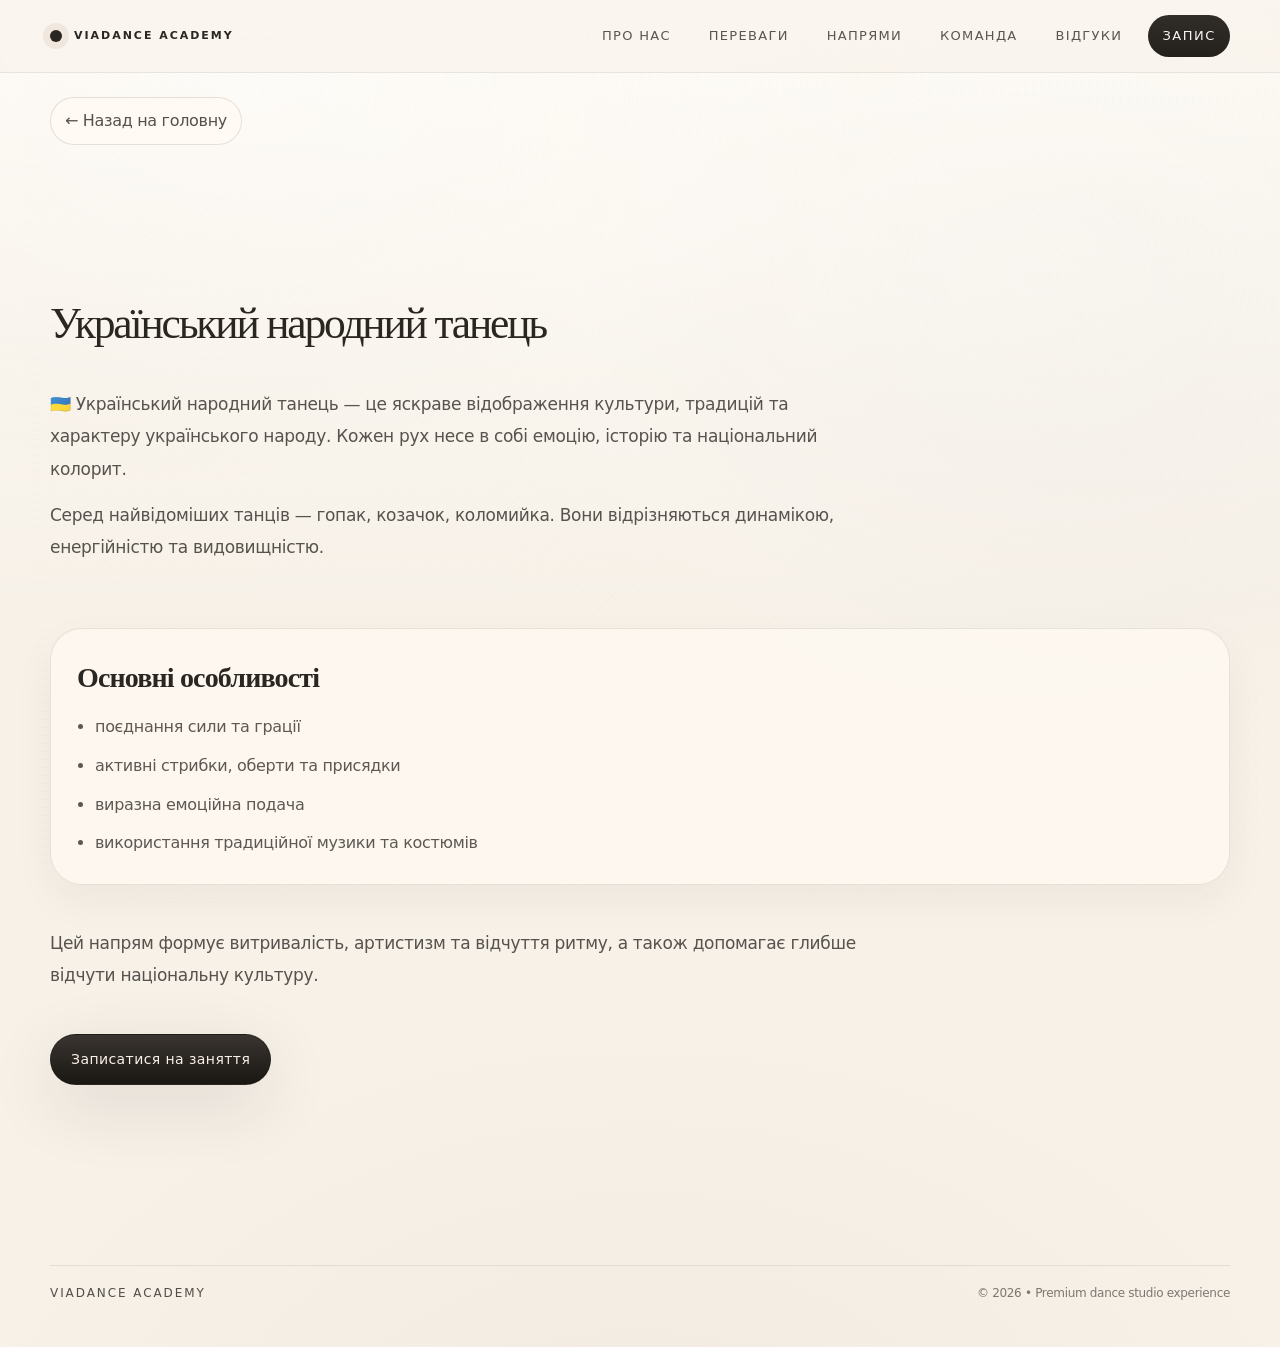
<file: ukrainian.html>
<!doctype html>
<html lang="uk">
  <head>
    <meta charset="utf-8" />
    <meta name="viewport" content="width=device-width, initial-scale=1" />
    <meta name="theme-color" content="#f7f1e8" />
    <meta name="description" content="Український народний танець — VIADANCE ACADEMY" />
    <title>Український народний танець — VIADANCE ACADEMY</title>
    <link rel="stylesheet" href="./style.css" />
  </head>
  <body>
    <a class="skip" href="#main">Перейти до контенту</a>

    <header class="header" data-header>
      <div class="container header__inner">
        <a class="brand" href="./index.html#top" aria-label="VIADANCE ACADEMY">
          <span class="brand__mark" aria-hidden="true"></span>
          <span class="brand__text">VIADANCE ACADEMY</span>
        </a>

        <nav class="nav" aria-label="Навігація">
          <button class="nav__toggle" type="button" data-nav-toggle aria-controls="site-nav" aria-expanded="false">
            <span class="nav__toggle-lines" aria-hidden="true"></span>
            <span class="sr-only">Меню</span>
          </button>
          <div class="nav__panel" id="site-nav" data-nav-panel>
            <a class="nav__link" href="./index.html#about">Про нас</a>
            <a class="nav__link" href="./index.html#benefits">Переваги</a>
            <a class="nav__link" href="./index.html#styles">Напрями</a>
            <a class="nav__link" href="./index.html#team">Команда</a>
            <a class="nav__link" href="./reviews.html">Відгуки</a>
            <a class="nav__cta" href="./index.html#cta">Запис</a>
          </div>
        </nav>
      </div>
    </header>

    <main id="main">
      <div class="profile-top">
        <div class="container">
          <a class="backlink" href="./index.html">← Назад на головну</a>
        </div>
      </div>

      <section class="section" aria-label="Український народний танець">
        <div class="container section__inner">
          <div class="section__head" data-reveal>
            <h1 class="section__title">Український народний танець</h1>
          </div>

          <div class="prose" data-reveal data-reveal-delay="90">
            <p>
              🇺🇦 Український народний танець — це яскраве відображення культури, традицій та характеру українського
              народу. Кожен рух несе в собі емоцію, історію та національний колорит.
            </p>
            <p>
              Серед найвідоміших танців — гопак, козачок, коломийка. Вони відрізняються динамікою, енергійністю та
              видовищністю.
            </p>
          </div>

          <div class="block" data-reveal data-reveal-delay="120">
            <h2 class="block__title">Основні особливості</h2>
            <ul class="bullets">
              <li>поєднання сили та грації</li>
              <li>активні стрибки, оберти та присядки</li>
              <li>виразна емоційна подача</li>
              <li>використання традиційної музики та костюмів</li>
            </ul>
          </div>

          <div class="prose" data-reveal data-reveal-delay="140">
            <p>
              Цей напрям формує витривалість, артистизм та відчуття ритму, а також допомагає глибше відчути національну
              культуру.
            </p>
          </div>

          <div class="section__actions" data-reveal data-reveal-delay="160">
            <a class="btn btn--primary" href="./index.html#cta">Записатися на заняття</a>
          </div>
        </div>
      </section>
    </main>

    <footer class="footer" aria-label="Футер">
      <div class="container footer__inner">
        <p class="footer__brand">VIADANCE ACADEMY</p>
        <p class="footer__meta">© <span data-year></span> • Premium dance studio experience</p>
      </div>
    </footer>

    <script src="./script.js" defer></script>
  </body>
</html>
</file>
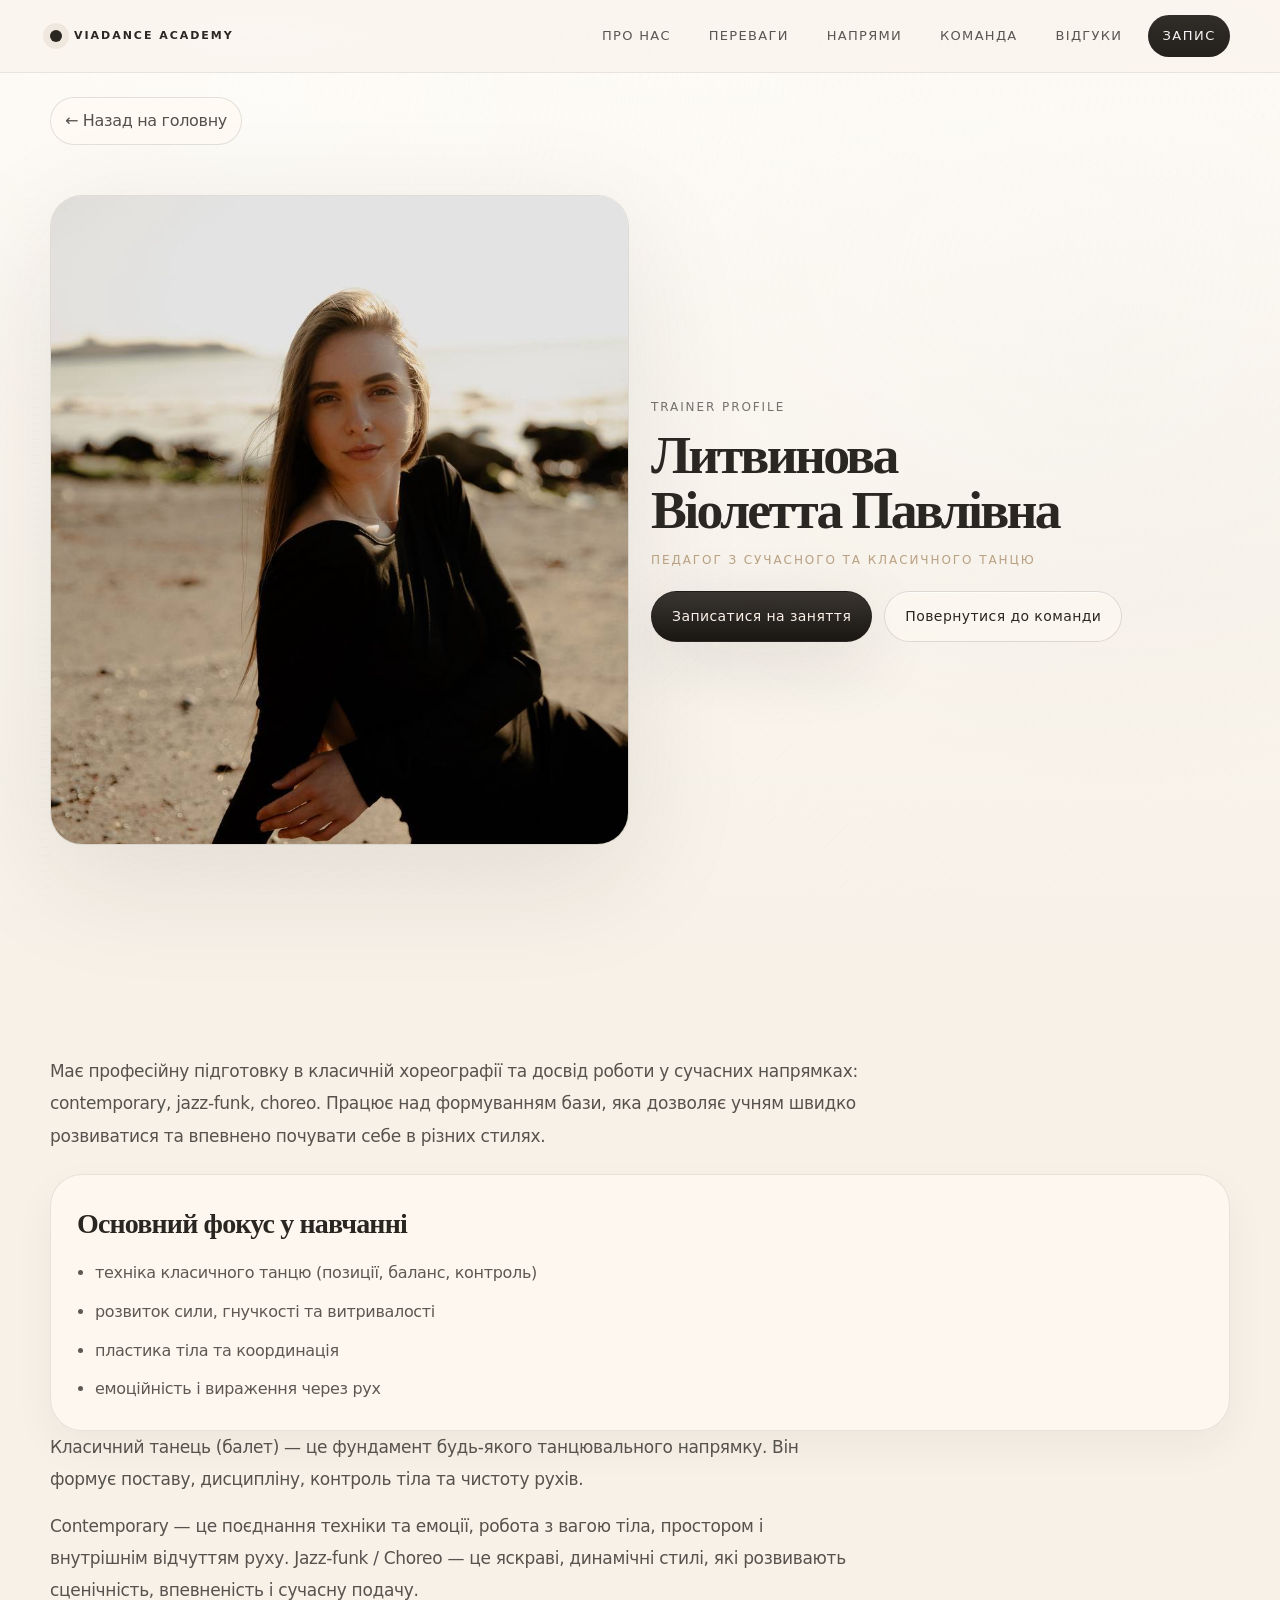
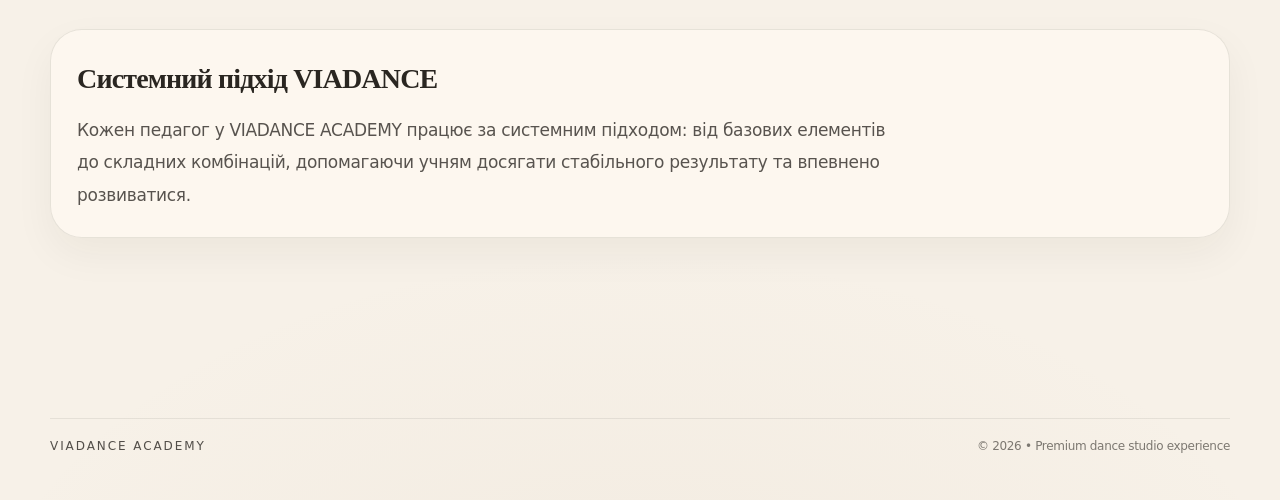
<file: violetta.html>
<!doctype html>
<html lang="uk">
  <head>
    <meta charset="utf-8" />
    <meta name="viewport" content="width=device-width, initial-scale=1" />
    <meta name="theme-color" content="#f7f1e8" />
    <meta name="description" content="Профіль педагога — Литвинова Віолетта Павлівна (VIADANCE ACADEMY)" />
    <title>Литвинова Віолетта Павлівна — VIADANCE ACADEMY</title>
    <link rel="stylesheet" href="./style.css" />
  </head>
  <body>
    <a class="skip" href="#main">Перейти до контенту</a>

    <header class="header" data-header>
      <div class="container header__inner">
        <a class="brand" href="./index.html#top" aria-label="VIADANCE ACADEMY">
          <span class="brand__mark" aria-hidden="true"></span>
          <span class="brand__text">VIADANCE ACADEMY</span>
        </a>

        <nav class="nav" aria-label="Навігація">
          <button class="nav__toggle" type="button" data-nav-toggle aria-controls="site-nav" aria-expanded="false">
            <span class="nav__toggle-lines" aria-hidden="true"></span>
            <span class="sr-only">Меню</span>
          </button>
          <div class="nav__panel" id="site-nav" data-nav-panel>
            <a class="nav__link" href="./index.html#about">Про нас</a>
            <a class="nav__link" href="./index.html#benefits">Переваги</a>
            <a class="nav__link" href="./index.html#styles">Напрями</a>
            <a class="nav__link" href="./index.html#team">Команда</a>
            <a class="nav__link" href="./reviews.html">Відгуки</a>
            <a class="nav__cta" href="./index.html#cta">Запис</a>
          </div>
        </nav>
      </div>
    </header>

    <main id="main">
      <div class="profile-top">
        <div class="container">
          <a class="backlink" href="./index.html">← Назад на головну</a>
        </div>
      </div>

      <section class="profile-hero" aria-label="Профіль тренера">
        <div class="container profile-hero__inner">
          <div class="profile-hero__media" data-reveal>
            <img class="profile-hero__img" src="./images/violetta.jpg" alt="Литвинова Віолетта Павлівна" />
          </div>

          <div class="profile-hero__copy" data-reveal data-reveal-delay="90">
            <p class="profile-hero__kicker">Trainer profile</p>
            <h1 class="profile-hero__title">Литвинова Віолетта Павлівна</h1>
            <p class="profile-hero__role">Педагог з сучасного та класичного танцю</p>
            <div class="profile-hero__actions">
              <a class="btn btn--primary" href="./index.html#cta">Записатися на заняття</a>
              <a class="btn btn--ghost" href="./index.html#team">Повернутися до команди</a>
            </div>
          </div>
        </div>
      </section>

      <section class="profile-content" aria-label="Опис педагога">
        <div class="container">
          <div class="prose" data-reveal>
            <p>
              Має професійну підготовку в класичній хореографії та досвід роботи у сучасних напрямках: contemporary,
              jazz-funk, choreo. Працює над формуванням бази, яка дозволяє учням швидко розвиватися та впевнено почувати
              себе в різних стилях.
            </p>
          </div>

          <div class="block" data-reveal data-reveal-delay="80">
            <h2 class="block__title">Основний фокус у навчанні</h2>
            <ul class="bullets">
              <li>техніка класичного танцю (позиції, баланс, контроль)</li>
              <li>розвиток сили, гнучкості та витривалості</li>
              <li>пластика тіла та координація</li>
              <li>емоційність і вираження через рух</li>
            </ul>
          </div>

          <div class="prose" data-reveal data-reveal-delay="120">
            <p>
              Класичний танець (балет) — це фундамент будь-якого танцювального напрямку. Він формує поставу, дисципліну,
              контроль тіла та чистоту рухів.
            </p>
            <p>
              Contemporary — це поєднання техніки та емоції, робота з вагою тіла, простором і внутрішнім відчуттям руху.
              Jazz-funk / Choreo — це яскраві, динамічні стилі, які розвивають сценічність, впевненість і сучасну подачу.
            </p>
          </div>

          <div class="block" data-reveal data-reveal-delay="140">
            <h2 class="block__title">Системний підхід VIADANCE</h2>
            <div class="prose">
              <p>
                Кожен педагог у VIADANCE ACADEMY працює за системним підходом: від базових елементів до складних
                комбінацій, допомагаючи учням досягати стабільного результату та впевнено розвиватися.
              </p>
            </div>
          </div>
        </div>
      </section>
    </main>

    <footer class="footer" aria-label="Футер">
      <div class="container footer__inner">
        <p class="footer__brand">VIADANCE ACADEMY</p>
        <p class="footer__meta">© <span data-year></span> • Premium dance studio experience</p>
      </div>
    </footer>

    <script src="./script.js" defer></script>
  </body>
</html>
</file>
<file: style.css>
:root{
  /* Warm studio ivory / paper palette (tuned to local hero image) */
  --bg: #f7f1e8;
  --ink: #2a2621;
  --muted: rgba(40, 36, 32, 0.66);
  --hairline: rgba(40, 36, 32, 0.12);
  --tint: #efe6d8;
  --champagne: #b59c7c;
  --champagne-2: #d4c2aa;
  --paper: rgba(255, 250, 242, 0.72);

  --radius: 24px;
  --radius-lg: 32px;
  --shadow: 0 32px 120px rgba(36, 32, 28, 0.10);
  --shadow-soft: 0 20px 70px rgba(36, 32, 28, 0.07);
  --shadow-fine: 0 16px 40px rgba(36, 32, 28, 0.05);

  --container: 1180px;
  --pad: clamp(20px, 4.2vw, 44px);
  --section: clamp(86px, 12vw, 150px);

  --ease: cubic-bezier(.2,.9,.2,1);
  --ease-2: cubic-bezier(.2,.8,.2,1);

  --sans: ui-sans-serif, system-ui, -apple-system, "Segoe UI", Roboto, Arial, "Noto Sans", "Liberation Sans", sans-serif;
  --serif: ui-serif, "Georgia", "Times New Roman", Times, serif;
}

*{ box-sizing: border-box; }
html{ scroll-behavior: smooth; }
html, body{ min-height: 100%; }
body{
  position: relative;
  isolation: isolate;
  margin: 0;
  background:
    linear-gradient(180deg, rgba(255, 252, 246, 0.92) 0%, rgba(0,0,0,0) 46%),
    radial-gradient(1200px 900px at 8% 0%, rgba(181, 156, 124, 0.14), transparent 55%),
    radial-gradient(1100px 900px at 88% 16%, rgba(36, 32, 28, 0.05), transparent 52%),
    radial-gradient(1200px 800px at 50% 110%, rgba(181, 156, 124, 0.08), transparent 58%),
    var(--bg);
  color: var(--ink);
  font-family: var(--sans);
  letter-spacing: -0.02em;
  line-height: 1.64;
  overflow-x: hidden;
}

/* Soft studio texture + very gentle paper grain */
body::before{
  content:"";
  position: fixed;
  inset: 0;
  z-index: -1;
  pointer-events: none;
  background:
    radial-gradient(1100px 700px at 20% 10%, rgba(255, 255, 255, 0.55), transparent 55%),
    radial-gradient(1000px 800px at 80% 30%, rgba(255, 255, 255, 0.30), transparent 60%);
  mix-blend-mode: soft-light;
  opacity: .85;
}
body::after{
  content:"";
  position: fixed;
  inset: 0;
  z-index: -1;
  pointer-events: none;
  opacity: .10;
  background-image:
    repeating-radial-gradient(circle at 12px 8px, rgba(36,32,28,0.12) 0 0.4px, transparent 0.4px 8px);
  mix-blend-mode: multiply;
}

img{ max-width: 100%; display: block; }
a{ color: inherit; text-decoration: none; }
button, input, select{ font: inherit; color: inherit; }

::selection{
  background: rgba(181,156,124,.22);
}

:where(a, button, input, select):focus-visible{
  outline: none;
  box-shadow: 0 0 0 5px rgba(181,156,124,.18);
  border-color: rgba(181,156,124,.38);
}

.sr-only{
  position: absolute;
  width: 1px; height: 1px;
  padding: 0; margin: -1px;
  overflow: hidden;
  clip: rect(0, 0, 0, 0);
  white-space: nowrap;
  border: 0;
}

.skip{
  position: fixed;
  left: 16px; top: 16px;
  padding: 10px 12px;
  border-radius: 999px;
  background: var(--ink);
  color: #fff;
  transform: translateY(-140%);
  transition: transform 240ms var(--ease);
  z-index: 9999;
}
.skip:focus{ transform: translateY(0); }

.container{
  width: min(var(--container), calc(100% - (var(--pad) * 2)));
  margin-inline: auto;
}

.header{
  position: sticky;
  top: 0;
  z-index: 50;
  background: rgba(247, 241, 232, 0.62);
  backdrop-filter: blur(20px) saturate(1.12);
  -webkit-backdrop-filter: blur(20px) saturate(1.12);
  border-bottom: 1px solid rgba(36,32,28,.08);
  transition: background 240ms var(--ease), border-color 240ms var(--ease), box-shadow 240ms var(--ease);
}
.header.is-compact{
  background: rgba(247, 241, 232, 0.84);
  box-shadow: 0 10px 40px rgba(36, 32, 28, 0.05);
  border-bottom-color: rgba(36, 32, 28, 0.1);
}
.header__inner{
  height: 72px;
  display: flex;
  align-items: center;
  justify-content: space-between;
  gap: 18px;
}
.header.is-compact .header__inner{ height: 62px; }

.brand{
  display: inline-flex;
  align-items: center;
  gap: 12px;
  min-width: 200px;
}
.brand__mark{
  width: 12px; height: 12px;
  border-radius: 999px;
  background: var(--ink);
  box-shadow: 0 0 0 7px rgba(181,156,124,.14);
}
.brand__text{
  font-weight: 650;
  letter-spacing: 0.18em;
  font-size: 11px;
}

.nav{ display: flex; align-items: center; }
.nav__toggle{
  width: 44px; height: 44px;
  border: 1px solid var(--hairline);
  border-radius: 999px;
  background: var(--paper);
  backdrop-filter: blur(10px);
  display: none;
  align-items: center;
  justify-content: center;
  cursor: pointer;
  transition: transform 240ms var(--ease), box-shadow 240ms var(--ease);
}
.nav__toggle:hover{ transform: translateY(-1px); box-shadow: var(--shadow-soft); }
.nav__toggle-lines{
  width: 18px;
  height: 12px;
  position: relative;
}
.nav__toggle-lines::before,
.nav__toggle-lines::after{
  content:"";
  position: absolute;
  left: 0; right: 0;
  height: 2px;
  border-radius: 2px;
  background: var(--ink);
  transition: transform 240ms var(--ease), top 240ms var(--ease), opacity 240ms var(--ease);
}
.nav__toggle-lines::before{ top: 2px; }
.nav__toggle-lines::after{ top: 8px; }

.nav__panel{
  display: flex;
  align-items: center;
  gap: 14px;
}
.nav__link{
  font-size: 13px;
  letter-spacing: 0.10em;
  text-transform: uppercase;
  color: rgba(36,32,28,.75);
  padding: 10px 12px;
  border-radius: 999px;
  transition: background 240ms var(--ease), color 240ms var(--ease), transform 240ms var(--ease);
}
.nav__link:hover{
  background: rgba(181,156,124,.10);
  color: var(--ink);
  transform: translateY(-1px);
}
.nav__cta{
  padding: 10px 14px;
  border-radius: 999px;
  background: linear-gradient(180deg, rgba(36,32,28,.94), rgba(36,32,28,1));
  color: rgba(255,255,255,.96);
  font-size: 13px;
  letter-spacing: 0.12em;
  text-transform: uppercase;
  transition: transform 240ms var(--ease), box-shadow 240ms var(--ease), filter 240ms var(--ease);
}
.nav__cta:hover{ transform: translateY(-1px); box-shadow: var(--shadow-soft); filter: brightness(1.02); }

.hero{
  position: relative;
  isolation: isolate;
  overflow: hidden;
  /* Full-screen hero (requested: 90vh–100vh). Use dvh where supported for mobile browser UI. */
  min-height: 100vh;
  min-height: 100dvh;
  padding-top: clamp(84px, 12vh, 132px);
  padding-bottom: clamp(44px, 8vh, 84px);

  display: flex;
  align-items: center;

  background-color: #f3ece2;
  background-image: url("images/hero.jpg");
  background-size: cover;
  background-position: right center;
  background-repeat: no-repeat;
}

/* Soft editorial overlay: brighter on the left for type, clearer dancer on the right */
.hero::after{
  content:"";
  position: absolute;
  inset: 0;
  z-index: 1;
  pointer-events: none;
  background:
    linear-gradient(90deg,
      rgba(255, 252, 246, 0.92) 0%,
      rgba(255, 252, 246, 0.72) 44%,
      rgba(255, 252, 246, 0.22) 72%,
      rgba(255, 252, 246, 0.00) 100%
    ),
    linear-gradient(180deg,
      rgba(255, 252, 246, 0.55) 0%,
      rgba(255, 252, 246, 0.10) 42%,
      rgba(36, 32, 28, 0.10) 100%
    );
}

.hero__inner{
  position: relative;
  z-index: 2;
  width: 100%;
  display: grid;
  grid-template-columns: minmax(0, 760px) 0fr;
  gap: 0;
  align-items: center;
  justify-items: start;
  text-align: left;
}

/* Extra horizontal inset so hero typography matches the site's grid rhythm
   (the `.container` already provides base page padding — this adds premium breathing room) */
.hero .hero__inner{
  padding-inline: clamp(18px, 4.6vw, 112px);
}

/* Disable the old right-side image card (keep markup intact) */
.hero__visual{
  display: none;
}

.hero .kicker{
  margin: 0 0 14px;
  font-size: 12px;
  letter-spacing: 0.16em;
  text-transform: uppercase;
  color: rgba(26, 22, 18, 0.62);
}
.hero .hero__title{
  margin: 0;
  font-family: var(--serif);
  font-weight: 520;
  letter-spacing: -0.06em;
  font-size: clamp(42px, 5.2vw, 78px);
  line-height: 0.98;
  text-wrap: balance;
  color: rgba(20, 16, 14, 0.96);
  text-shadow: 0 1px 0 rgba(255, 252, 246, 0.35);
}
.hero .hero__subtitle{
  margin: 18px 0 28px;
  max-width: 52ch;
  color: rgba(26, 22, 18, 0.78);
  font-size: clamp(16px, 1.6vw, 20px);
  line-height: 1.75;
  text-wrap: pretty;
}
.hero__actions{ display: flex; gap: 12px; flex-wrap: wrap; }

.hero .hero__micro{
  margin-top: 28px;
  display: grid;
  grid-template-columns: 1fr 1fr;
  gap: 12px;
  max-width: 520px;
}
.hero .stat{
  border-radius: 18px;
  border: 1px solid rgba(36,32,28,.10);
  background: rgba(255, 252, 246, 0.78);
  backdrop-filter: blur(10px);
  -webkit-backdrop-filter: blur(10px);
  box-shadow: var(--shadow-fine);
  padding: 16px 16px 14px;
}
.hero .stat--light{
  background: linear-gradient(180deg, rgba(255,252,246,.86), rgba(255,252,246,.66));
}
.hero .stat__value{
  margin: 0;
  font-family: var(--serif);
  font-size: 22px;
  letter-spacing: -0.02em;
  color: rgba(20, 16, 14, 0.96);
}
.hero .stat__label{
  margin: 10px 0 0;
  color: rgba(26, 22, 18, 0.72);
  font-size: 13px;
  line-height: 1.55;
}

.btn{
  display: inline-flex;
  align-items: center;
  justify-content: center;
  gap: 10px;
  padding: 13px 20px;
  border-radius: 999px;
  border: 1px solid rgba(36,32,28,.14);
  background: var(--paper);
  backdrop-filter: blur(10px);
  box-shadow: 0 1px 0 rgba(255, 255, 255, 0.7) inset;
  cursor: pointer;
  transition: transform 240ms var(--ease), box-shadow 240ms var(--ease), background 240ms var(--ease), color 240ms var(--ease), border-color 240ms var(--ease);
  font-size: 14px;
  letter-spacing: 0.03em;
  user-select: none;
}
.btn:hover{ transform: translateY(-1px); box-shadow: var(--shadow-fine), 0 1px 0 rgba(255, 255, 255, 0.75) inset; border-color: rgba(36,32,28,.20); }
.btn:active{ transform: translateY(0px); box-shadow: none; }
.btn--primary{
  background: linear-gradient(180deg, rgba(36, 32, 28, 0.9), rgba(26, 22, 18, 1));
  color: rgba(255, 245, 236, 0.98);
  border-color: rgba(36, 32, 28, 0.62);
  box-shadow: 0 20px 70px rgba(36, 32, 28, 0.12);
}
.btn--primary:hover{ box-shadow: 0 28px 90px rgba(36, 32, 28, 0.16); }
.btn--ghost{
  background: rgba(255, 250, 242, 0.52);
}
.btn--wide{ width: 100%; }

.hero .btn--ghost{
  background: rgba(255, 252, 246, 0.62);
  border-color: rgba(36, 32, 28, 0.18);
}

.section{
  padding: var(--section) 0;
}
.section--tint{
  background:
    radial-gradient(1100px 520px at 12% 0%, rgba(181,156,124,.08), transparent 55%),
    var(--tint);
  border-top: 1px solid rgba(36,32,28,.08);
  border-bottom: 1px solid rgba(36,32,28,.08);
}
.section__inner{ display: grid; gap: 42px; }
.section__head{
  display: grid;
  gap: 12px;
  max-width: 66ch;
}
.section__title{
  margin: 0;
  font-family: var(--serif);
  font-size: clamp(30px, 3.4vw, 46px);
  letter-spacing: -0.05em;
  line-height: 1.04;
  font-weight: 540;
  text-wrap: balance;
}
.section__lead{
  margin: 0;
  color: var(--muted);
  font-size: 17px;
  line-height: 1.8;
  text-wrap: pretty;
}
.section__actions{
  display: flex;
  justify-content: flex-start;
}
@media (max-width: 980px){
  .section__actions{ justify-content: center; }
}

.about{
  display: grid;
  grid-template-columns: 1.1fr .9fr;
  gap: 22px;
  align-items: stretch;
}
.about__card{
  border-radius: var(--radius-lg);
  border: 1px solid rgba(36,32,28,.10);
  background: var(--paper);
  backdrop-filter: blur(12px);
  box-shadow: var(--shadow-fine);
  padding: clamp(20px, 3.2vw, 30px);
}
.about__text{
  margin: 0;
  font-size: 16px;
  color: rgba(36,32,28,.78);
  line-height: 1.75;
}
.about__meta{
  margin-top: 18px;
  display: grid;
  grid-template-columns: 1fr 1fr;
  gap: 12px;
}
.meta{
  border-top: 1px solid rgba(36,32,28,.08);
  padding-top: 12px;
}
.meta__label{
  display: block;
  font-size: 12px;
  letter-spacing: .12em;
  text-transform: uppercase;
  color: rgba(36,32,28,.55);
}
.meta__value{
  display: block;
  margin-top: 8px;
  font-size: 14px;
  color: rgba(36,32,28,.82);
}
.about__aside{
  border-radius: var(--radius-lg);
  border: 1px solid rgba(36,32,28,.10);
  background:
    radial-gradient(700px 420px at 40% 20%, rgba(181,156,124,.16), transparent 60%),
    linear-gradient(180deg, rgba(255,255,255,.74), rgba(255,255,255,.60));
  padding: clamp(18px, 3vw, 26px);
  box-shadow: var(--shadow-fine);
  display: flex;
  align-items: flex-end;
  position: relative;
  overflow: hidden;
}
.about__aside::before{
  content:"";
  position: absolute;
  inset: 18px;
  border-radius: calc(var(--radius-lg) - 10px);
  border: 1px solid rgba(36,32,28,.08);
  pointer-events: none;
}
.quote__text{
  margin: 0;
  font-family: var(--serif);
  font-size: clamp(18px, 1.9vw, 22px);
  letter-spacing: -0.03em;
  line-height: 1.45;
  position: relative;
  z-index: 1;
}
.quote__by{
  margin: 14px 0 0;
  font-size: 12px;
  letter-spacing: .16em;
  text-transform: uppercase;
  color: rgba(36,32,28,.60);
  position: relative;
  z-index: 1;
}

.grid{
  display: grid;
  gap: 14px;
}
.cards{
  grid-template-columns: repeat(12, 1fr);
}
.card{
  grid-column: span 4;
  border-radius: var(--radius);
  border: 1px solid rgba(36,32,28,.10);
  background: var(--paper);
  backdrop-filter: blur(12px);
  padding: 22px 22px 22px;
  transition: transform 500ms var(--ease), box-shadow 500ms var(--ease), background 500ms var(--ease);
  position: relative;
  overflow: hidden;
}
.card::before{
  content:"";
  position: absolute;
  inset: -2px;
  background: radial-gradient(420px 220px at 10% 0%, rgba(181,156,124,.16), transparent 55%);
  opacity: 0;
  transition: opacity 260ms var(--ease);
  pointer-events: none;
}
.card:hover{
  transform: translateY(-3px);
  box-shadow: var(--shadow-soft);
  background: rgba(255, 250, 242, 0.92);
}
.card:hover::before{ opacity: 1; }
.card__kicker{
  margin: 0 0 10px;
  font-size: 12px;
  letter-spacing: .18em;
  text-transform: uppercase;
  color: rgba(181,156,124,.95);
}
.card__title{
  margin: 0;
  font-size: 17px;
  letter-spacing: -0.02em;
  font-weight: 650;
}
.card__text{
  margin: 10px 0 0;
  color: rgba(36,32,28,.70);
  line-height: 1.7;
  font-size: 14px;
}

/* Benefits extra block */
.benefits-extra{
  margin-top: 26px;
  border-radius: var(--radius-lg);
  border: 1px solid rgba(36, 32, 28, 0.10);
  background: var(--paper);
  backdrop-filter: blur(12px);
  box-shadow: var(--shadow-fine);
  padding: clamp(18px, 3vw, 26px);
}
.benefits-extra__title{
  margin: 0;
  font-family: var(--serif);
  font-weight: 540;
  letter-spacing: -0.03em;
  font-size: clamp(18px, 2.2vw, 26px);
  line-height: 1.15;
}
.benefits-extra__grid{
  margin-top: 14px;
  display: grid;
  grid-template-columns: repeat(12, 1fr);
  gap: 12px;
}
.benefits-extra__item{
  grid-column: span 6;
  border-radius: var(--radius);
  border: 1px solid rgba(36, 32, 28, 0.10);
  background: rgba(255, 252, 246, 0.58);
  padding: 14px 14px;
  color: rgba(36, 32, 28, 0.76);
  line-height: 1.75;
  box-shadow: 0 10px 30px rgba(36, 32, 28, 0.05);
  transition: transform 500ms var(--ease), box-shadow 500ms var(--ease), filter 500ms var(--ease);
}
.benefits-extra__item:hover{
  transform: translateY(-2px);
  box-shadow: var(--shadow-fine);
  filter: brightness(1.02);
}
@media (max-width: 980px){
  .benefits-extra__item{ grid-column: span 12; }
}

.system{
  padding: clamp(54px, 7vw, 88px) 0;
}
.system__inner{
  border-radius: var(--radius-lg);
  border: 1px solid rgba(36,32,28,.10);
  background:
    radial-gradient(1200px 520px at 50% 0%, rgba(181,156,124,.14), transparent 60%),
    radial-gradient(900px 520px at 70% 100%, rgba(36,32,28,.07), transparent 55%),
    var(--paper);
  backdrop-filter: blur(14px) saturate(1.08);
  -webkit-backdrop-filter: blur(14px) saturate(1.08);
  box-shadow: var(--shadow);
  padding: clamp(24px, 3vw, 34px);
  display: grid;
  gap: 16px;
  align-items: center;
  text-align: center;
  position: relative;
  overflow: hidden;
}
.system__frame{
  position: absolute;
  inset: 18px;
  border-radius: calc(var(--radius-lg) - 10px);
  border: 1px solid rgba(36,32,28,.08);
  pointer-events: none;
}
.system__kicker{
  margin: 0;
  font-size: 12px;
  letter-spacing: .18em;
  text-transform: uppercase;
  color: rgba(36,32,28,.58);
}
.system__title{
  margin: 0;
  font-family: var(--serif);
  font-size: clamp(28px, 3.8vw, 56px);
  letter-spacing: -0.07em;
  line-height: 1.04;
  font-weight: 520;
  text-wrap: balance;
}
.system__sub{
  margin: 0;
  color: rgba(36,32,28,.64);
  max-width: 62ch;
  margin-inline: auto;
  line-height: 1.78;
  text-wrap: pretty;
}
.system__rail{
  display: inline-flex;
  gap: 10px;
  justify-content: center;
  flex-wrap: wrap;
}
.pill{
  display: inline-flex;
  padding: 8px 12px;
  border-radius: 999px;
  border: 1px solid rgba(36,32,28,.12);
  color: rgba(36,32,28,.74);
  background: rgba(255,255,255,.62);
  backdrop-filter: blur(10px);
  font-size: 12px;
  letter-spacing: .10em;
  text-transform: uppercase;
}

.styles{
  display: grid;
  grid-template-columns: repeat(12, 1fr);
  gap: 14px;
}
.style-tile{
  grid-column: span 6;
  border-radius: var(--radius-lg);
  border: 1px solid rgba(36,32,28,.10);
  background: var(--paper);
  backdrop-filter: blur(12px);
  padding: 24px 22px;
  display: grid;
  gap: 10px;
  transition: transform 500ms var(--ease), box-shadow 500ms var(--ease), background 500ms var(--ease);
  position: relative;
  overflow: hidden;
  cursor: pointer;
}
.style-tile:focus-visible{
  outline: none;
  box-shadow: 0 0 0 6px rgba(181, 156, 124, 0.18), var(--shadow-soft);
}
.style-tile::after{
  content:"";
  position: absolute;
  inset: -2px;
  background: radial-gradient(560px 260px at 10% 0%, rgba(181,156,124,.18), transparent 62%);
  opacity: 0;
  transition: opacity 260ms var(--ease);
}
.style-tile:hover{
  transform: translateY(-3px);
  box-shadow: var(--shadow-soft);
}
.style-tile:hover::after{ opacity: 1; }
.style-tile__name{
  position: relative;
  z-index: 1;
  font-family: var(--serif);
  font-size: 20px;
  font-weight: 560;
  letter-spacing: -0.03em;
}
.style-tile__hint{
  position: relative;
  z-index: 1;
  color: rgba(36,32,28,.64);
  font-size: 13px;
  letter-spacing: 0.12em;
  text-transform: uppercase;
}

.team{
  grid-template-columns: repeat(12, 1fr);
}
.team-card{
  grid-column: span 4;
  border-radius: var(--radius-lg);
  border: 1px solid rgba(36,32,28,.10);
  background: var(--paper);
  backdrop-filter: blur(12px);
  overflow: hidden;
  box-shadow: var(--shadow-fine);
  transition: transform 500ms var(--ease), box-shadow 500ms var(--ease), background 500ms var(--ease);
  display: grid;
}
.team-card[data-profile-href]{
  cursor: pointer;
}
.team-card[data-profile-href]:focus-visible{
  outline: none;
  box-shadow: 0 0 0 6px rgba(181, 156, 124, 0.18), var(--shadow-soft);
}
.team-card:hover{
  transform: translateY(-3px);
  box-shadow: var(--shadow-soft);
  background: rgba(255, 250, 242, 0.92);
}
.team-card__photo{
  width: 100%;
  aspect-ratio: 3/4;
  min-height: 360px;
  object-fit: cover;
  object-position: 50% 32%;
  filter: contrast(1.02) saturate(1.02);
  transform: scale(1.01);
  transform-origin: 50% 20%;
  transition: transform 900ms var(--ease-2);
}
.team-card:hover .team-card__photo{
  transform: scale(1.045);
}
.team-card__body{ padding: 20px 20px 22px; }
.team-card__name{
  margin: 0;
  font-family: var(--serif);
  font-size: 24px;
  font-weight: 540;
  letter-spacing: -0.04em;
}
.team-card__role{
  margin: 8px 0 0;
  color: rgba(181,156,124,.95);
  font-size: 12px;
  letter-spacing: .16em;
  text-transform: uppercase;
}
.team-card__text{
  margin: 12px 0 0;
  color: rgba(36,32,28,.72);
  font-size: 14px;
  line-height: 1.7;
}

/* Reviews */
.reviews{
  grid-template-columns: repeat(12, 1fr);
}
.review-card{
  grid-column: span 4;
  border-radius: var(--radius-lg);
  border: 1px solid rgba(36, 32, 28, 0.10);
  background: var(--paper);
  backdrop-filter: blur(12px);
  box-shadow: var(--shadow-fine);
  padding: 22px 22px 22px;
  transition: transform 500ms var(--ease), box-shadow 500ms var(--ease);
}
.review-card:hover{
  transform: translateY(-3px);
  box-shadow: var(--shadow-soft);
}
.review-card__name{
  margin: 0;
  font-family: var(--serif);
  font-size: 18px;
  letter-spacing: -0.02em;
  color: rgba(36, 32, 28, 0.92);
}
.review-card__tag{
  color: rgba(36, 32, 28, 0.70);
  font-family: var(--sans);
  font-size: 13px;
  letter-spacing: 0.08em;
  text-transform: uppercase;
}
.stars{
  margin: 10px 0 12px;
  letter-spacing: 0.14em;
  color: #c9a96e;
  font-size: 14px;
  transition: filter 240ms var(--ease), color 240ms var(--ease);
}
.review-card:hover .stars{
  filter: brightness(1.08);
}
.review-card__text{
  margin: 0;
  color: rgba(36, 32, 28, 0.74);
  line-height: 1.85;
  font-size: 15px;
}
.reviews--full .review-card{ grid-column: span 6; }

@media (max-width: 980px){
  .review-card{ grid-column: span 6; }
  .reviews--full .review-card{ grid-column: span 12; }
}
@media (max-width: 700px){
  .review-card{ grid-column: span 12; }
}

/* Profile pages */
.profile-top{
  padding: 24px 0 6px;
}
.backlink{
  display: inline-flex;
  align-items: center;
  gap: 8px;
  padding: 10px 14px;
  border-radius: 999px;
  border: 1px solid rgba(36, 32, 28, 0.12);
  background: var(--paper);
  backdrop-filter: blur(10px);
  color: rgba(36, 32, 28, 0.78);
  transition: transform 240ms var(--ease), box-shadow 240ms var(--ease);
}
.backlink:hover{ transform: translateY(-1px); box-shadow: var(--shadow-fine); }

.profile-hero{
  padding: clamp(28px, 4vw, 44px) 0 clamp(34px, 5vw, 60px);
}
.profile-hero__inner{
  display: grid;
  grid-template-columns: 1fr 1fr;
  gap: 22px;
  align-items: center;
}
.profile-hero__media{
  border-radius: var(--radius-lg);
  border: 1px solid rgba(36, 32, 28, 0.10);
  background: rgba(36, 32, 28, 0.035);
  box-shadow: var(--shadow);
  overflow: hidden;
}
.profile-hero__img{
  width: 100%;
  height: min(72vh, 680px);
  min-height: 420px;
  object-fit: cover;
  object-position: 50% 28%;
  display: block;
}
.profile-hero__kicker{
  margin: 0 0 10px;
  font-size: 12px;
  letter-spacing: 0.16em;
  text-transform: uppercase;
  color: rgba(36, 32, 28, 0.62);
}
.profile-hero__title{
  margin: 0;
  font-family: var(--serif);
  font-weight: 560;
  letter-spacing: -0.05em;
  font-size: clamp(34px, 4.2vw, 62px);
  line-height: 1.02;
  text-wrap: balance;
}
.profile-hero__role{
  margin: 14px 0 0;
  color: rgba(181, 156, 124, 0.95);
  font-size: 12px;
  letter-spacing: .16em;
  text-transform: uppercase;
}
.profile-hero__actions{
  margin-top: 20px;
  display: flex;
  flex-wrap: wrap;
  gap: 12px;
}

.profile-content{
  padding: var(--section) 0;
}
.prose{
  max-width: 80ch;
}
.prose p{
  margin: 0;
  color: rgba(36, 32, 28, 0.76);
  line-height: 1.9;
  font-size: 17px;
}
.prose p + p{ margin-top: 14px; }
.block{
  margin-top: 22px;
  border-radius: var(--radius-lg);
  border: 1px solid rgba(36, 32, 28, 0.10);
  background: var(--paper);
  backdrop-filter: blur(12px);
  box-shadow: var(--shadow-fine);
  padding: clamp(18px, 3vw, 26px);
}
.block__title{
  margin: 0 0 12px;
  font-family: var(--serif);
  font-size: clamp(20px, 2.2vw, 28px);
  letter-spacing: -0.03em;
}
.bullets{
  margin: 0;
  padding-left: 18px;
  display: grid;
  gap: 10px;
  color: rgba(36, 32, 28, 0.74);
  line-height: 1.8;
}

@media (max-width: 980px){
  .profile-hero__inner{ grid-template-columns: 1fr; }
  .profile-hero__img{ height: min(62vh, 560px); min-height: 360px; }
  .profile-hero__actions{ justify-content: center; }
  .profile-hero__inner{ text-align: center; justify-items: center; }
  .prose{ margin-inline: auto; }
}

.cta{
  padding: var(--section) 0;
}
.cta__inner{
  display: grid;
  grid-template-columns: 1fr 1fr;
  gap: 22px;
  align-items: start;
  border-radius: var(--radius-lg);
  border: 1px solid rgba(36,32,28,.10);
  background:
    radial-gradient(900px 420px at 10% 0%, rgba(181,156,124,.14), transparent 55%),
    radial-gradient(740px 520px at 90% 90%, rgba(36,32,28,.10), transparent 60%),
    var(--paper);
  backdrop-filter: blur(14px) saturate(1.08);
  -webkit-backdrop-filter: blur(14px) saturate(1.08);
  box-shadow: var(--shadow);
  padding: clamp(20px, 3.2vw, 30px);
}
.cta__title{
  margin: 0;
  font-family: var(--serif);
  font-size: clamp(30px, 3.4vw, 50px);
  letter-spacing: -0.06em;
  line-height: 1.04;
  font-weight: 520;
  text-wrap: balance;
}
.cta__text{
  margin: 14px 0 0;
  color: rgba(36,32,28,.68);
  line-height: 1.8;
  max-width: 52ch;
  text-wrap: pretty;
}

.cta__trust{
  margin-top: 16px;
  display: flex;
  flex-wrap: wrap;
  gap: 8px;
}
.trust{
  display: inline-flex;
  padding: 8px 10px;
  border-radius: 999px;
  border: 1px solid rgba(36,32,28,.10);
  background: var(--paper);
  backdrop-filter: blur(10px);
  color: rgba(36,32,28,.70);
  font-size: 11px;
  letter-spacing: .12em;
  text-transform: uppercase;
}

.form{
  display: grid;
  gap: 14px;
}
.field{
  display: grid;
  gap: 8px;
}
.field__label{
  font-size: 12px;
  letter-spacing: .14em;
  text-transform: uppercase;
  color: rgba(36,32,28,.56);
}
.field__input{
  width: 100%;
  padding: 13px 14px;
  border-radius: 16px;
  border: 1px solid rgba(36,32,28,.14);
  background: var(--paper);
  backdrop-filter: blur(10px);
  transition: border-color 240ms var(--ease), box-shadow 240ms var(--ease), transform 240ms var(--ease);
  outline: none;
}
.field__input:hover{
  border-color: rgba(36,32,28,.18);
}
.field__input:focus{
  border-color: rgba(181, 156, 124, 0.55);
  box-shadow: 0 0 0 5px rgba(181, 156, 124, 0.16);
}
.form__note{
  margin: 0;
  color: rgba(36,32,28,.56);
  font-size: 12px;
  line-height: 1.6;
}
.form__success{
  margin: 0;
  color: rgba(36,32,28,.78);
  font-size: 13px;
  min-height: 1.2em;
}

.footer{
  padding: 30px 0 44px;
}
.footer__inner{
  display: flex;
  justify-content: space-between;
  align-items: baseline;
  gap: 18px;
  border-top: 1px solid rgba(36,32,28,.08);
  padding-top: 18px;
}
.footer__brand{
  margin: 0;
  font-size: 12px;
  letter-spacing: .16em;
  text-transform: uppercase;
  color: rgba(36,32,28,.78);
}
.footer__meta{
  margin: 0;
  font-size: 12px;
  color: rgba(36,32,28,.58);
}

/* reveal animations */
[data-reveal]{
  opacity: 0;
  transform: translateY(10px);
  transition: opacity 900ms var(--ease-2), transform 900ms var(--ease-2), filter 900ms var(--ease-2);
  filter: blur(2px);
  will-change: opacity, transform;
}
[data-reveal].is-in{
  opacity: 1;
  transform: translateY(0);
  filter: blur(0);
}

@media (prefers-reduced-motion: reduce){
  html{ scroll-behavior: auto; }
  *{ transition-duration: 1ms !important; animation-duration: 1ms !important; }
}

@media (max-width: 980px){
  .hero{
    background-position: 78% center;
  }
  .hero::after{
    background:
      linear-gradient(180deg,
        rgba(255, 252, 246, 0.78) 0%,
        rgba(255, 252, 246, 0.34) 46%,
        rgba(255, 252, 246, 0.10) 100%
      ),
      radial-gradient(900px 700px at 70% 35%, rgba(255, 252, 246, 0.00), rgba(36, 32, 28, 0.10) 100%);
  }
  .hero__inner{
    grid-template-columns: 1fr;
    justify-items: center;
    text-align: center;
  }
  .hero .hero__inner{
    padding-inline: clamp(14px, 4vw, 56px);
  }
  .hero__actions{ justify-content: center; }
  .hero .hero__micro{
    margin-inline: auto;
  }
  .about{ grid-template-columns: 1fr; }
  .cta__inner{ grid-template-columns: 1fr; }
  .card{ grid-column: span 6; }
  .team-card{ grid-column: span 6; }
  .hero .hero__micro{ grid-template-columns: 1fr; max-width: 620px; }
}

@media (max-width: 700px){
  .nav__toggle{ display: inline-flex; }
  .nav__panel{
    position: absolute;
    top: 72px;
    right: calc(var(--pad));
    left: calc(var(--pad));
    background: rgba(255, 250, 242, 0.92);
    border: 1px solid rgba(36,32,28,.10);
    border-radius: var(--radius-lg);
    box-shadow: var(--shadow);
    padding: 10px;
    display: grid;
    gap: 6px;
    transform-origin: top;
    transform: translateY(-8px) scale(.98);
    opacity: 0;
    pointer-events: none;
    transition: opacity 220ms var(--ease), transform 220ms var(--ease);
  }
  .nav.is-open .nav__panel{
    opacity: 1;
    transform: translateY(0) scale(1);
    pointer-events: auto;
  }
  .nav__link, .nav__cta{ justify-content: center; }

  .header.is-compact .nav__panel{ top: 62px; }

  .styles{ grid-template-columns: 1fr; }
  .style-tile{ grid-column: span 12; }
  .card{ grid-column: span 12; }
  .team-card{ grid-column: span 12; }
  .team-card__photo{ min-height: 0; }
}
</file>
